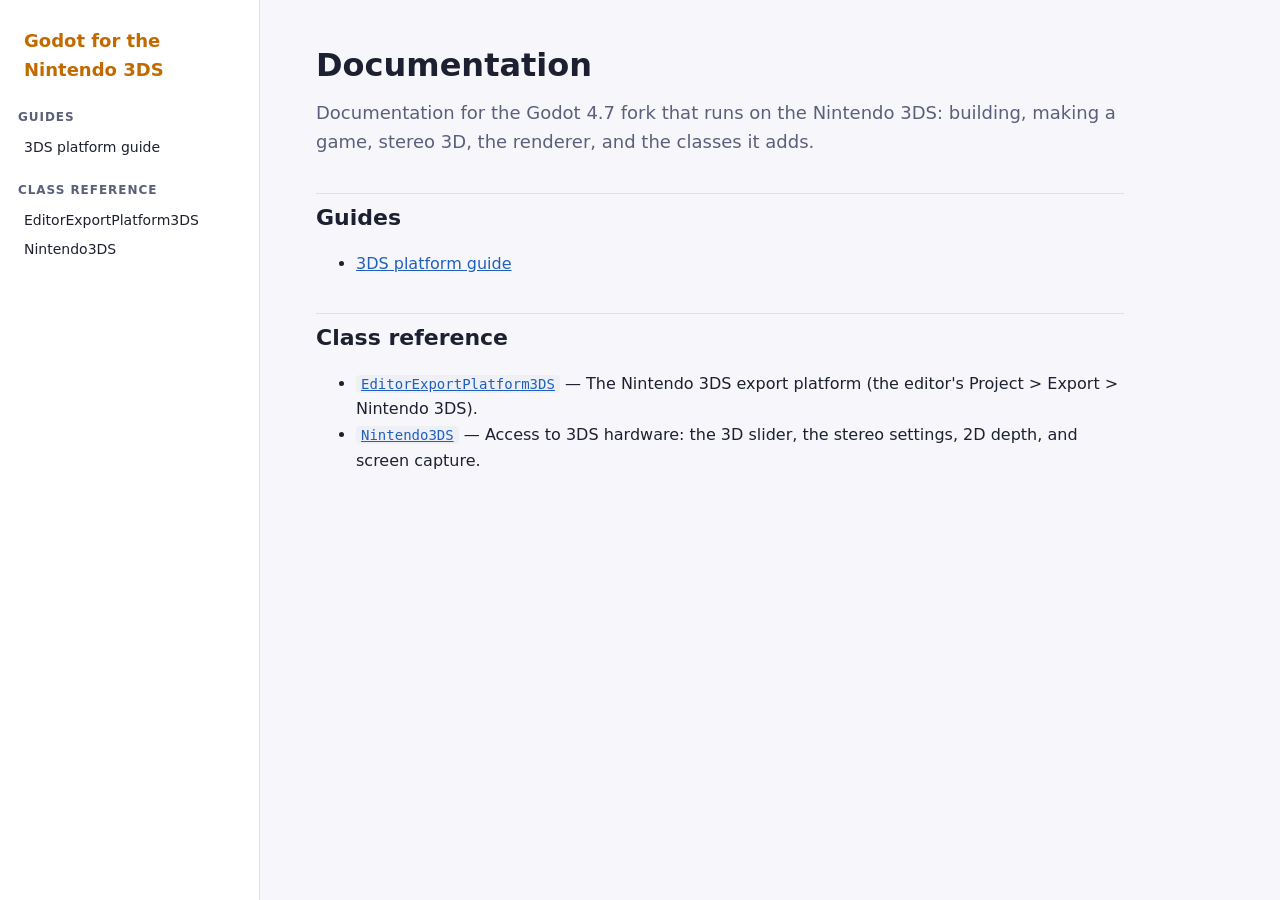
<file: docs/index.html>
<!doctype html>
<html lang="en"><head><meta charset="utf-8"><meta name="viewport" content="width=device-width, initial-scale=1"><title>Documentation - Godot for the Nintendo 3DS</title><link rel="stylesheet" href="style.css"></head>
<body><div class="layout"><nav><a class="brand" href="index.html">Godot for the Nintendo 3DS</a><h3>Guides</h3><a href="guide.html">3DS platform guide</a><h3>Class reference</h3><a href="EditorExportPlatform3DS.html">EditorExportPlatform3DS</a><a href="Nintendo3DS.html">Nintendo3DS</a></nav><main><h1>Documentation</h1><p class="lede">Documentation for the Godot 4.7 fork that runs on the Nintendo 3DS: building, making a game, stereo 3D, the renderer, and the classes it adds.</p><h2>Guides</h2><ul><li><a href="guide.html">3DS platform guide</a></li></ul><h2>Class reference</h2><ul><li><a href="EditorExportPlatform3DS.html"><code>EditorExportPlatform3DS</code></a> &mdash; The Nintendo 3DS export platform (the editor's Project &gt; Export &gt; Nintendo 3DS).</li><li><a href="Nintendo3DS.html"><code>Nintendo3DS</code></a> &mdash; Access to 3DS hardware: the 3D slider, the stereo settings, 2D depth, and screen capture.</li></ul></main></div></body></html>
</file>
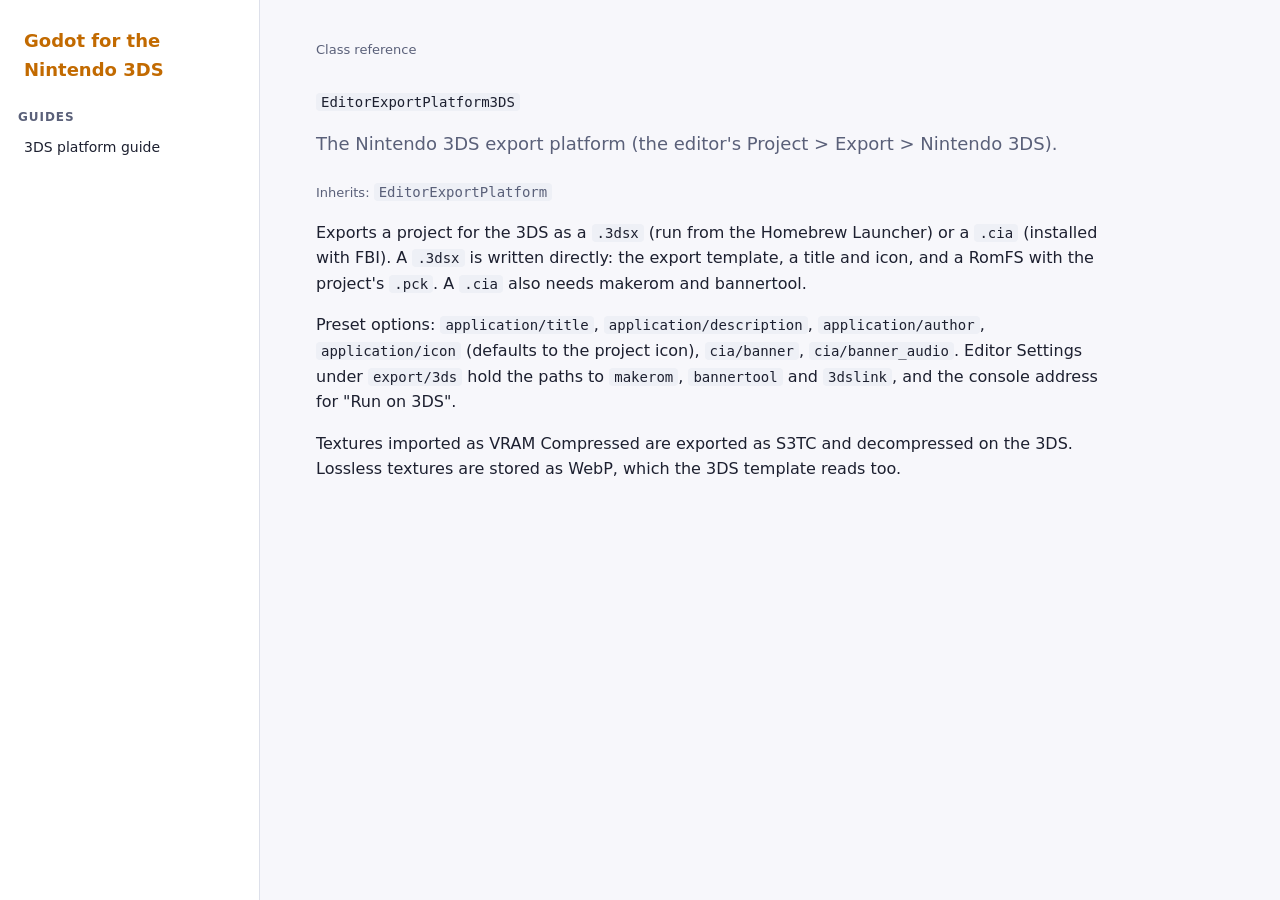
<file: docs/EditorExportPlatform3DS.html>
<!doctype html>
<html lang="en"><head><meta charset="utf-8"><meta name="viewport" content="width=device-width, initial-scale=1"><title>EditorExportPlatform3DS - Godot for the Nintendo 3DS</title><link rel="stylesheet" href="style.css"></head>
<body><div class="layout"><nav><a class="brand" href="index.html">Godot for the Nintendo 3DS</a><h3>Guides</h3><a href="guide.html">3DS platform guide</a></nav><main><div class="crumbs">Class reference</div><h1><code>EditorExportPlatform3DS</code></h1><p class="lede">The Nintendo 3DS export platform (the editor's Project &gt; Export &gt; Nintendo 3DS).</p><p class="crumbs">Inherits: <code>EditorExportPlatform</code></p><p>Exports a project for the 3DS as a <code>.3dsx</code> (run from the Homebrew Launcher) or a <code>.cia</code> (installed with FBI). A <code>.3dsx</code> is written directly: the export template, a title and icon, and a RomFS with the project's <code>.pck</code>. A <code>.cia</code> also needs makerom and bannertool.</p><p>Preset options: <code>application/title</code>, <code>application/description</code>, <code>application/author</code>, <code>application/icon</code> (defaults to the project icon), <code>cia/banner</code>, <code>cia/banner_audio</code>. Editor Settings under <code>export/3ds</code> hold the paths to <code>makerom</code>, <code>bannertool</code> and <code>3dslink</code>, and the console address for "Run on 3DS".</p><p>Textures imported as VRAM Compressed are exported as S3TC and decompressed on the 3DS. Lossless textures are stored as WebP, which the 3DS template reads too.</p></main></div></body></html>
</file>
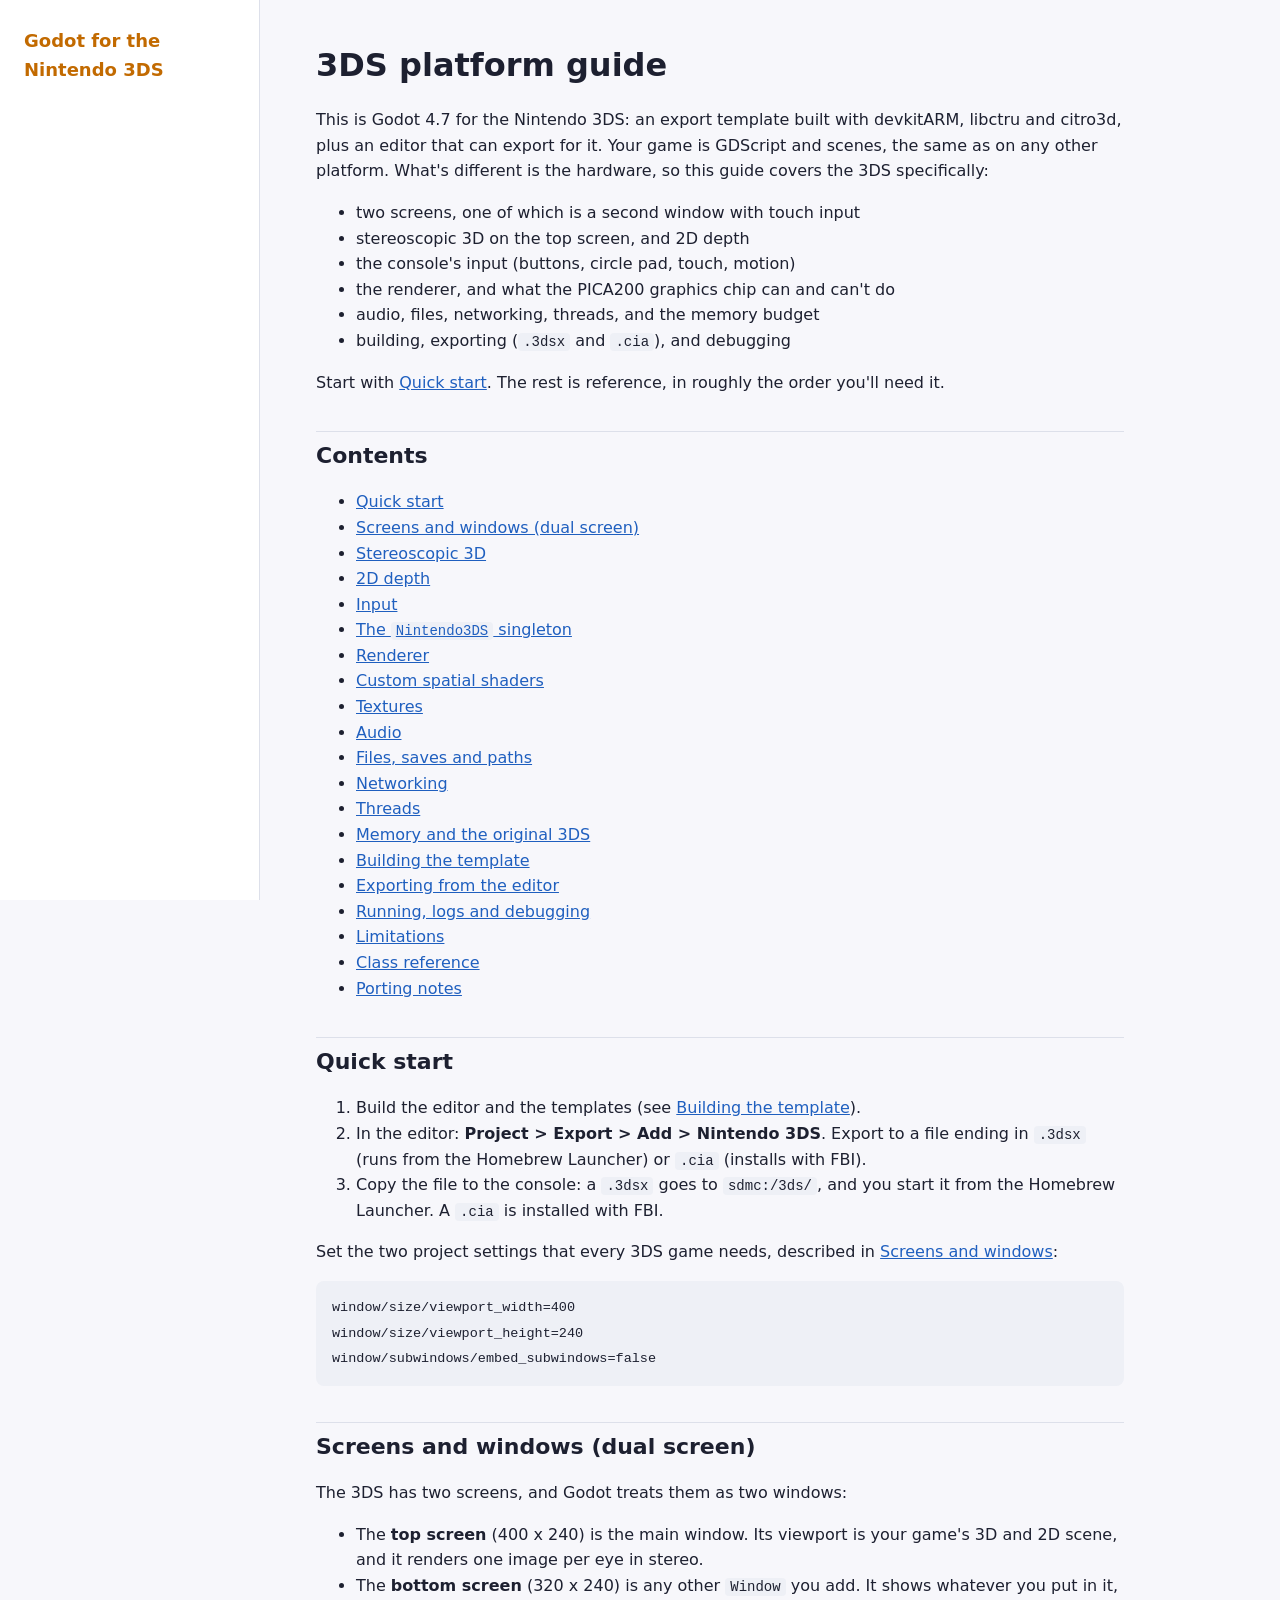
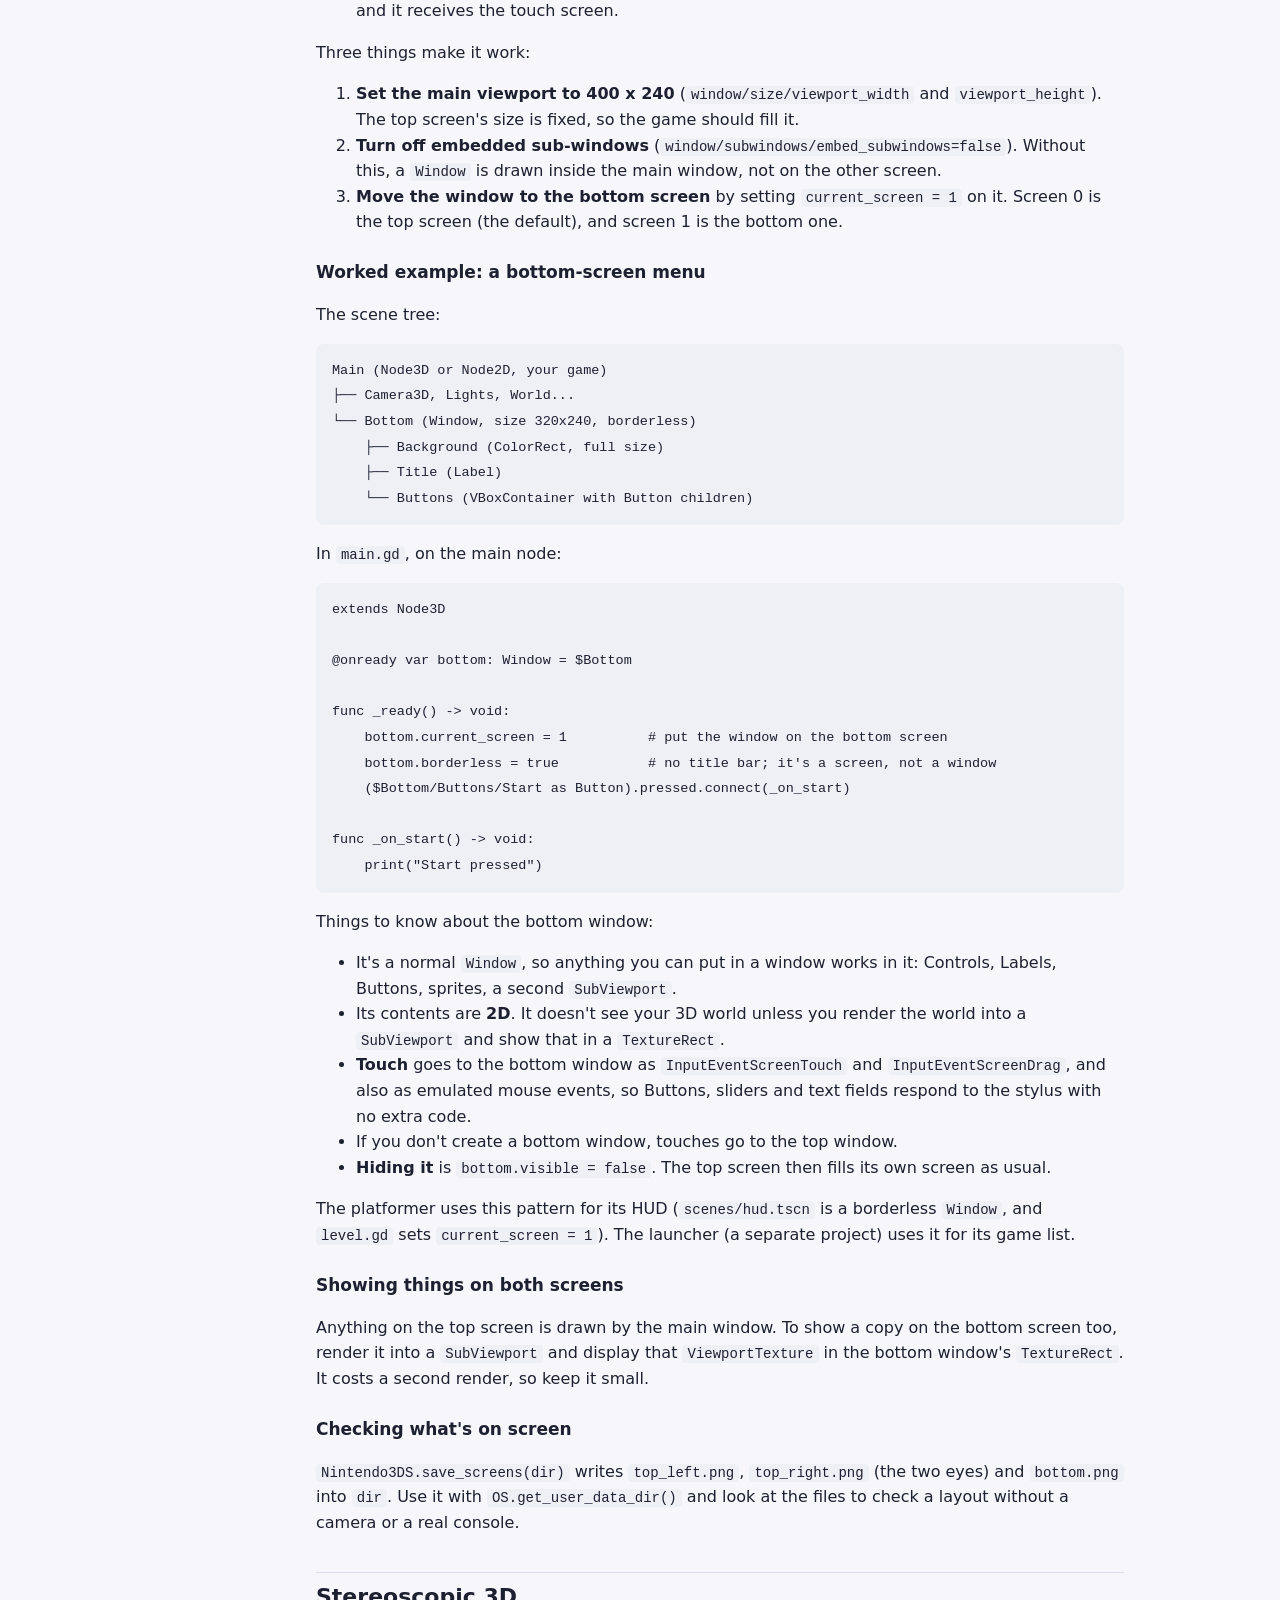
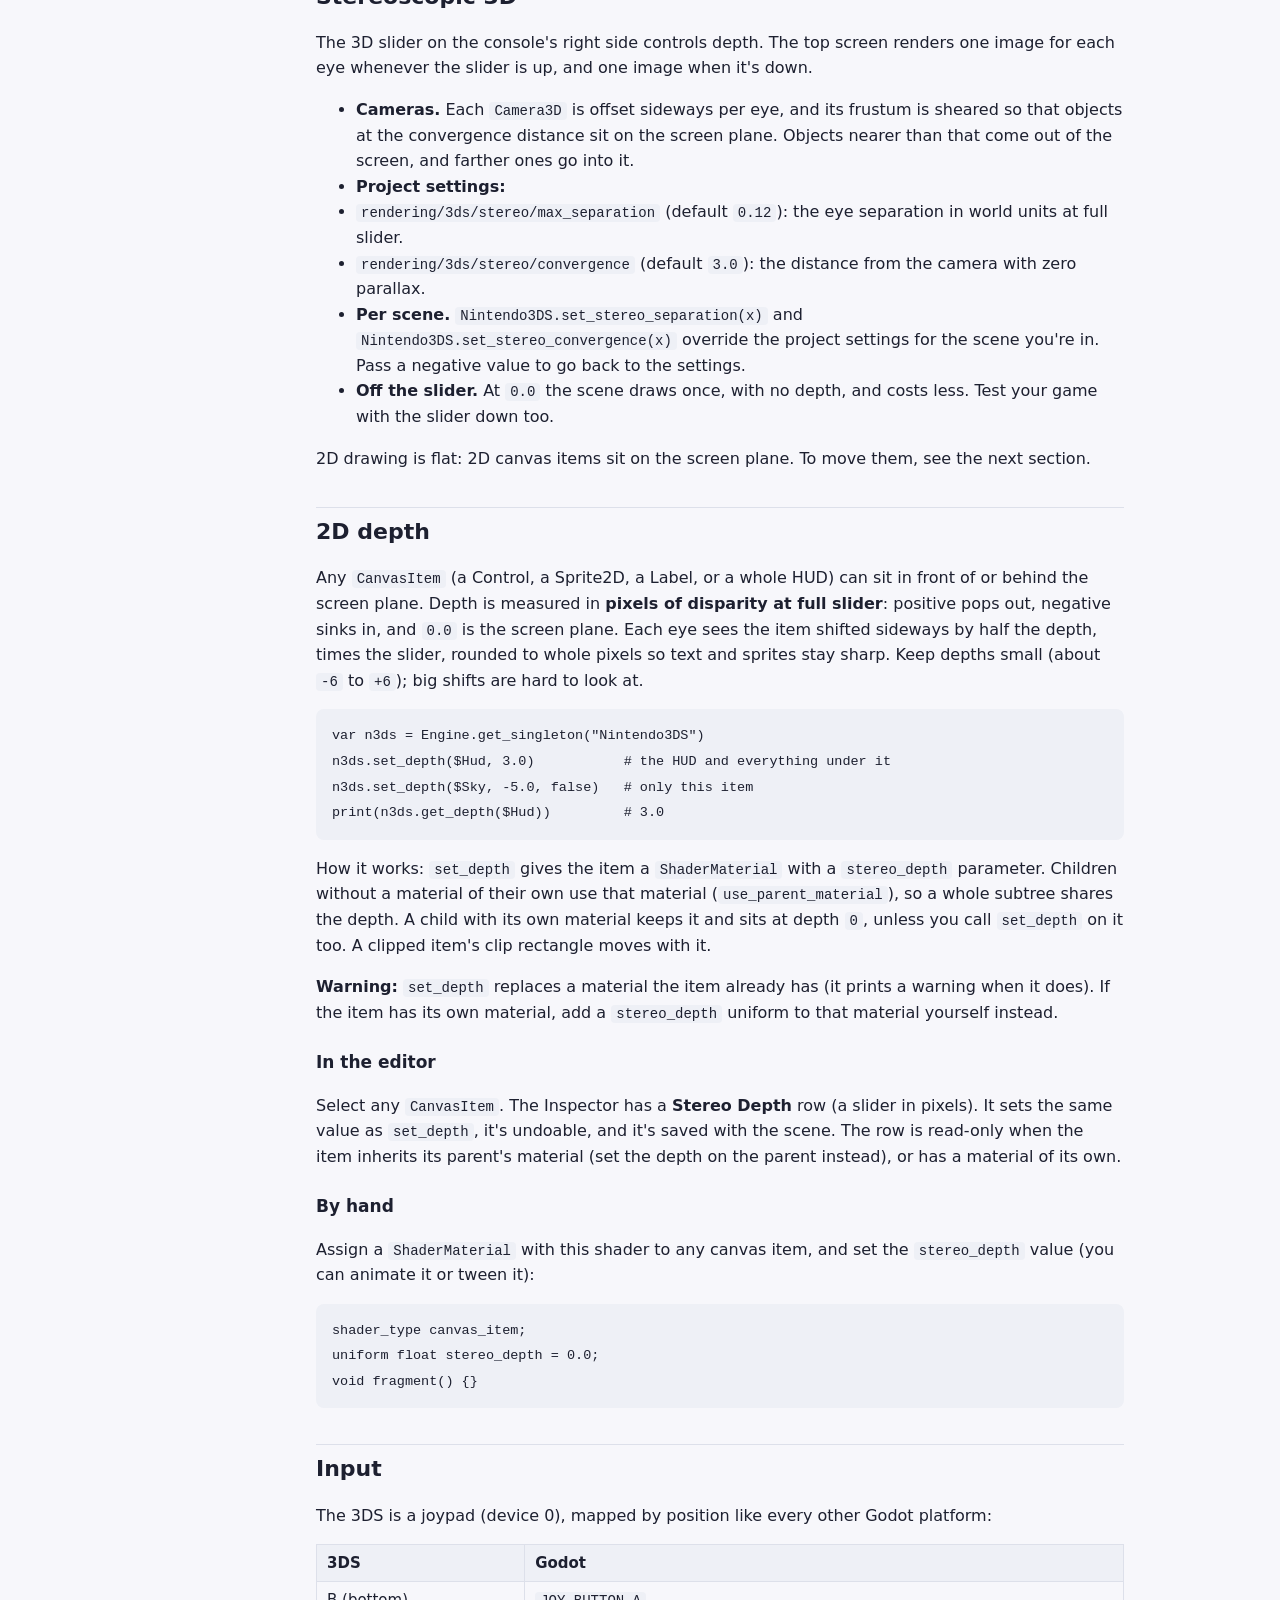
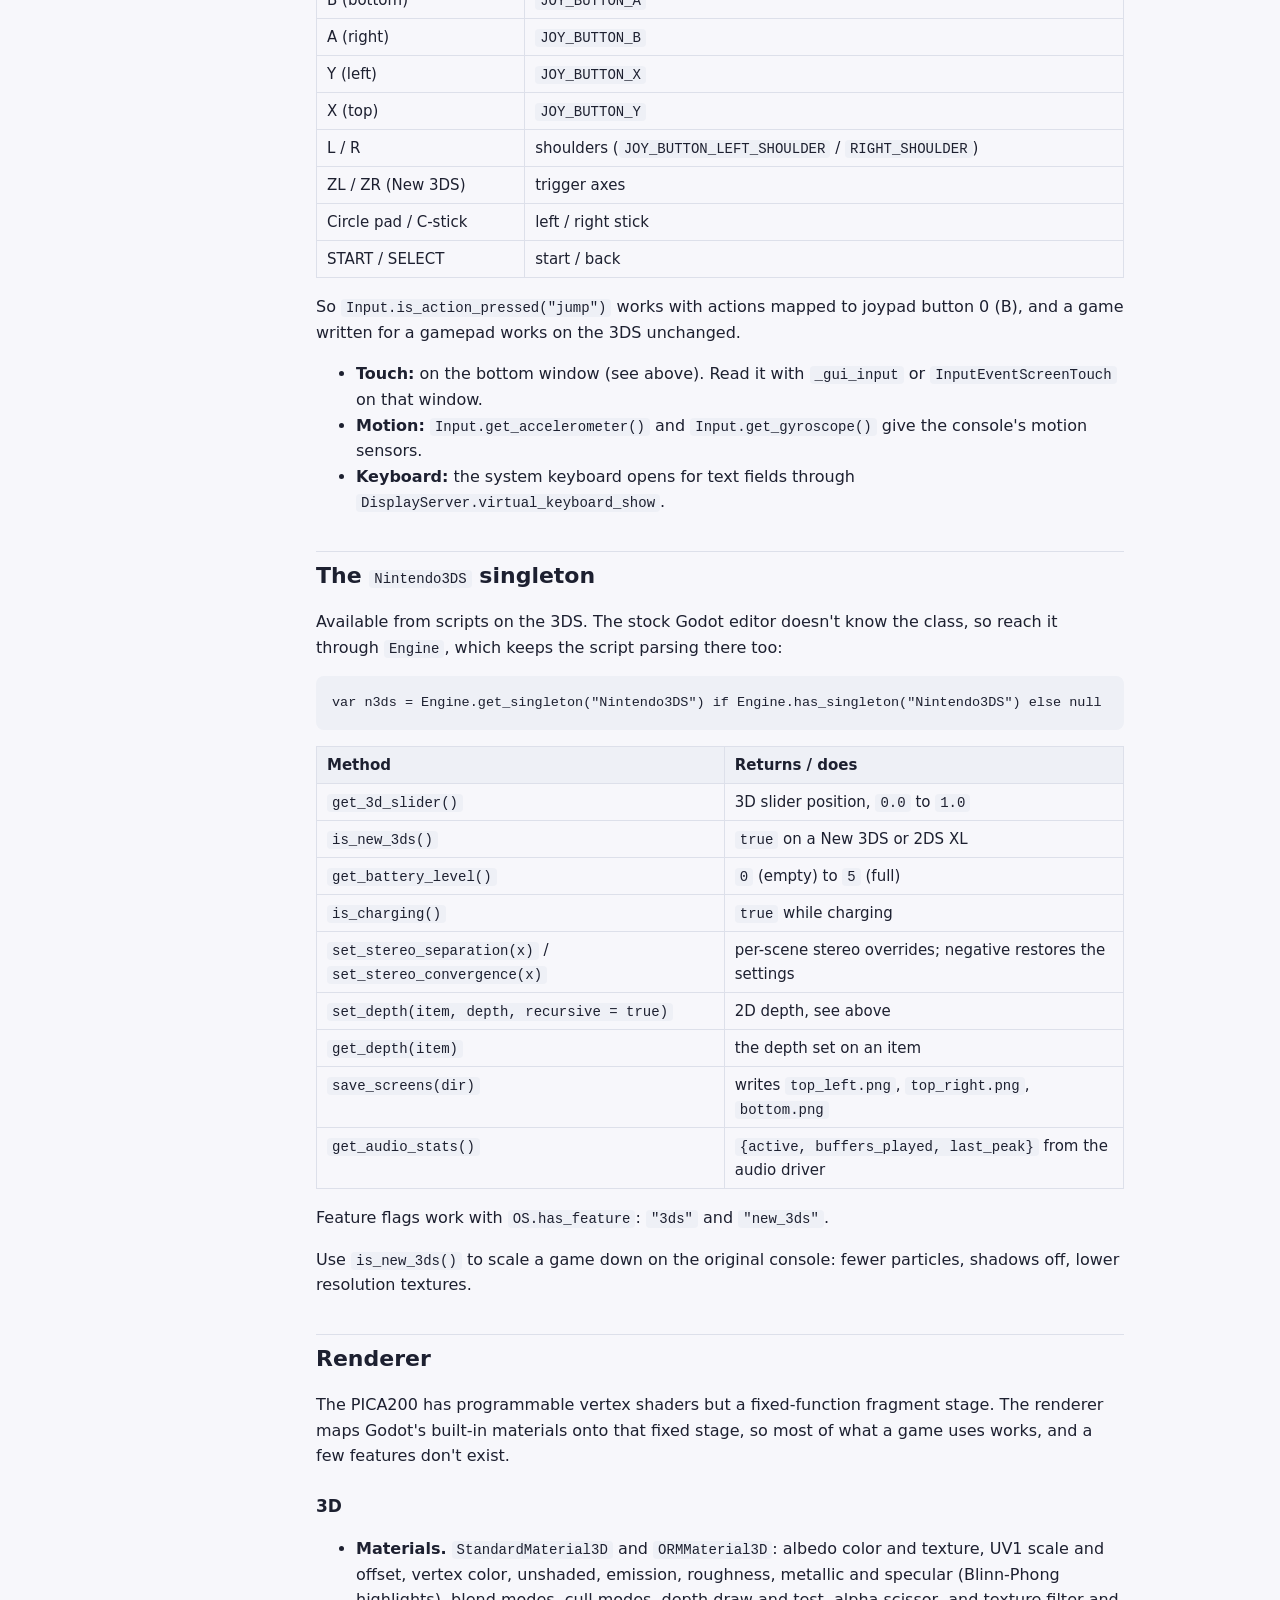
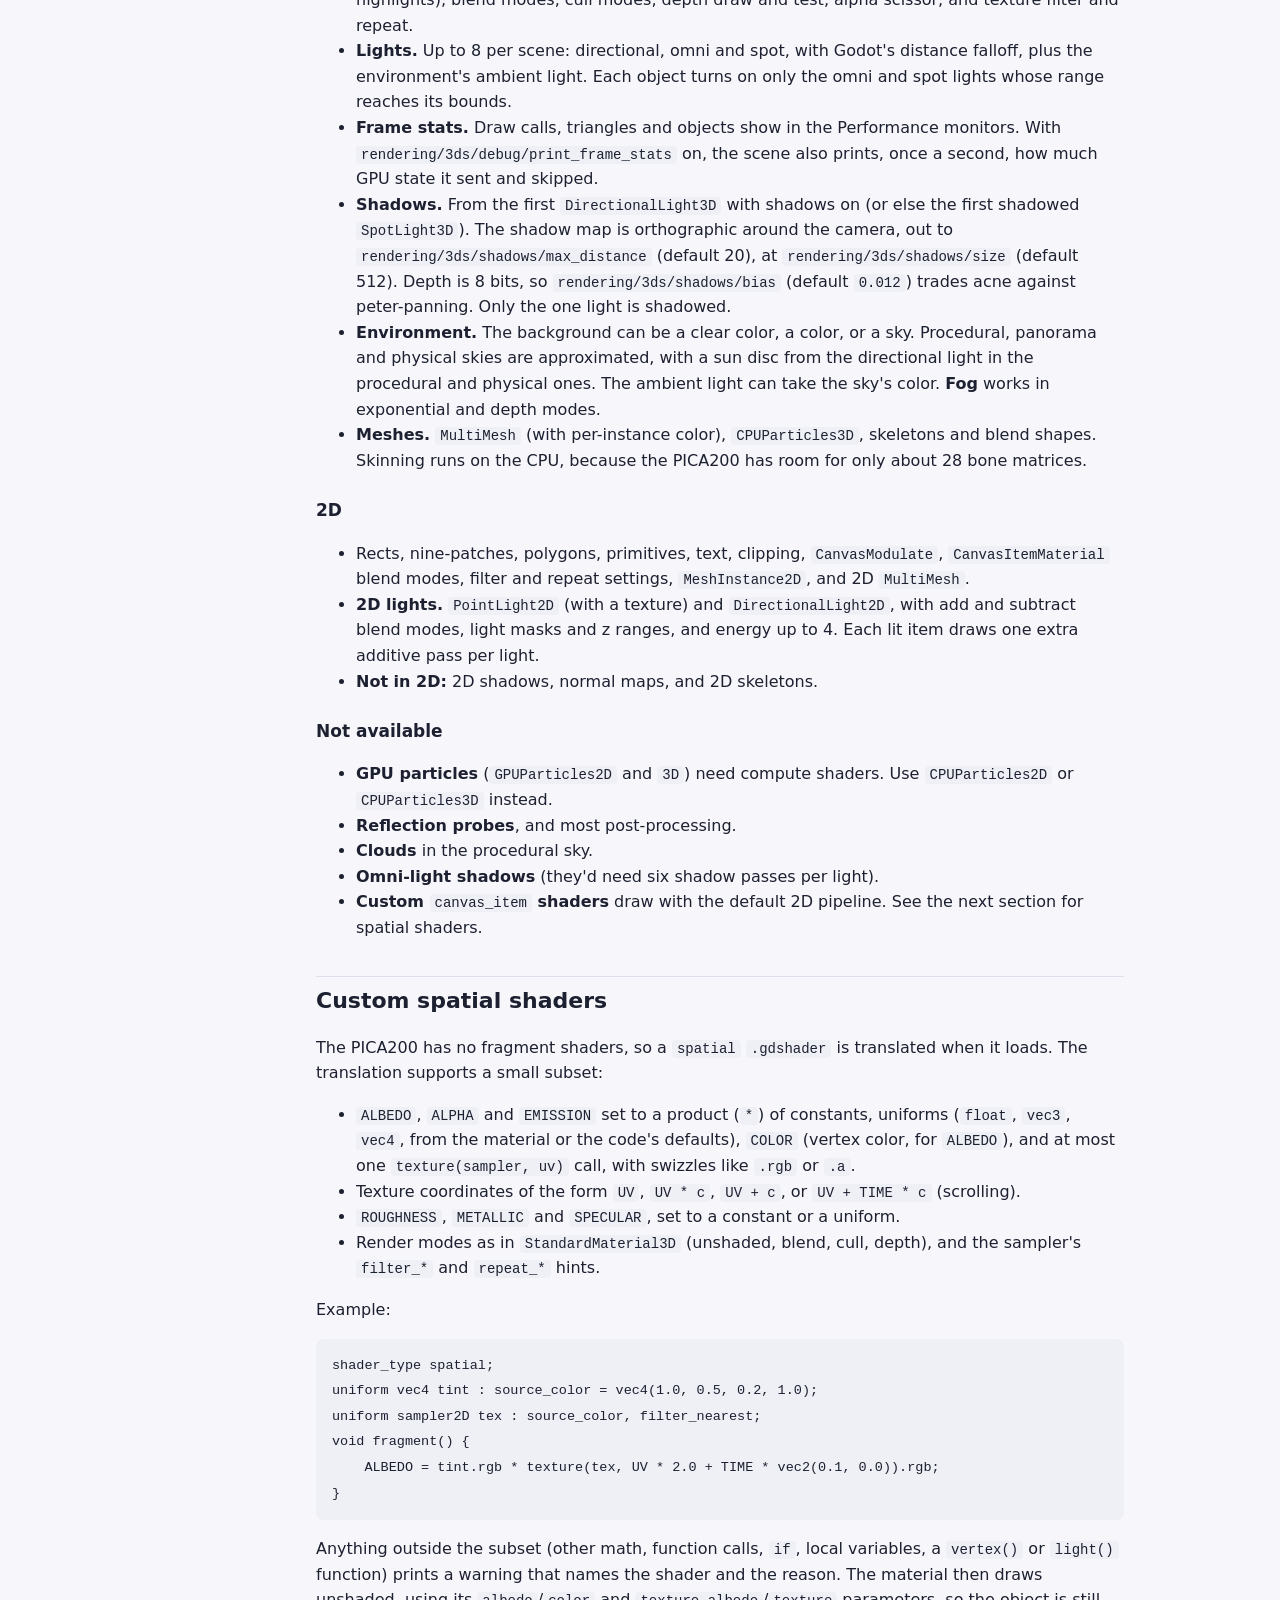
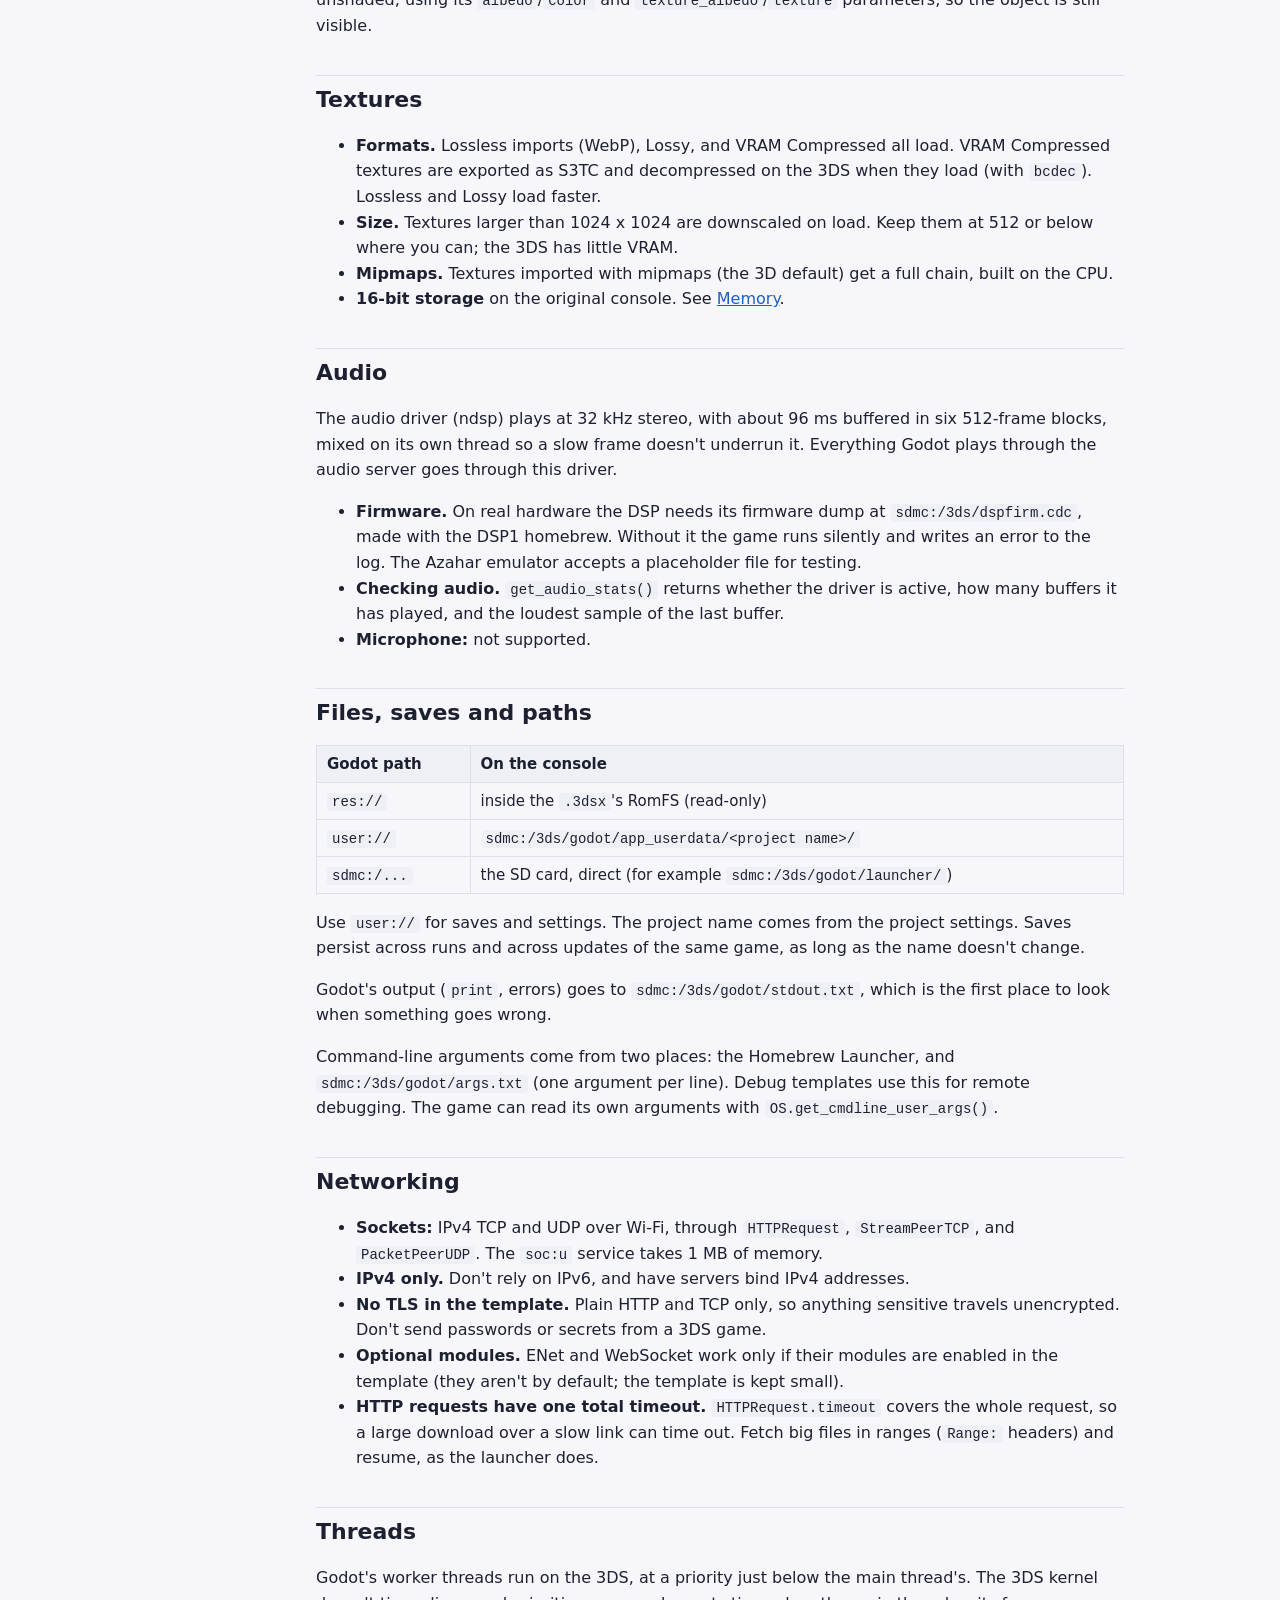
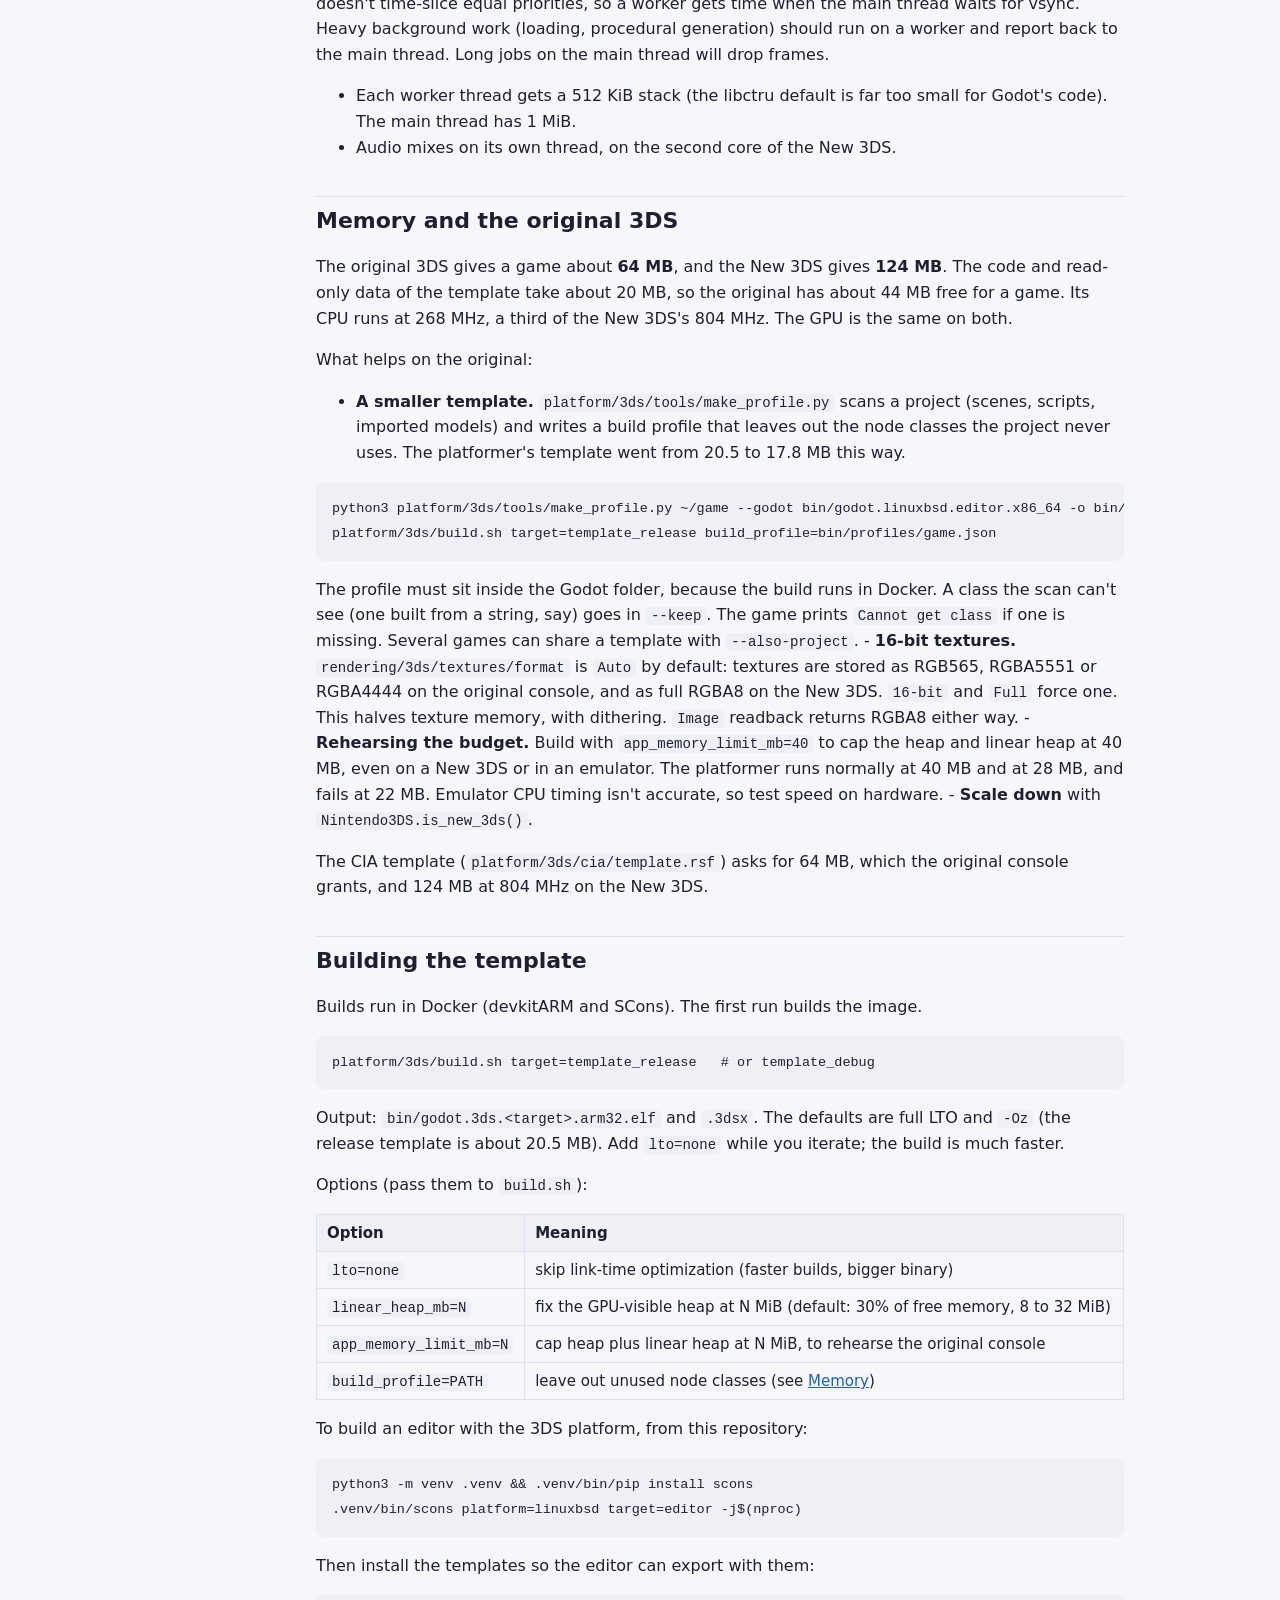
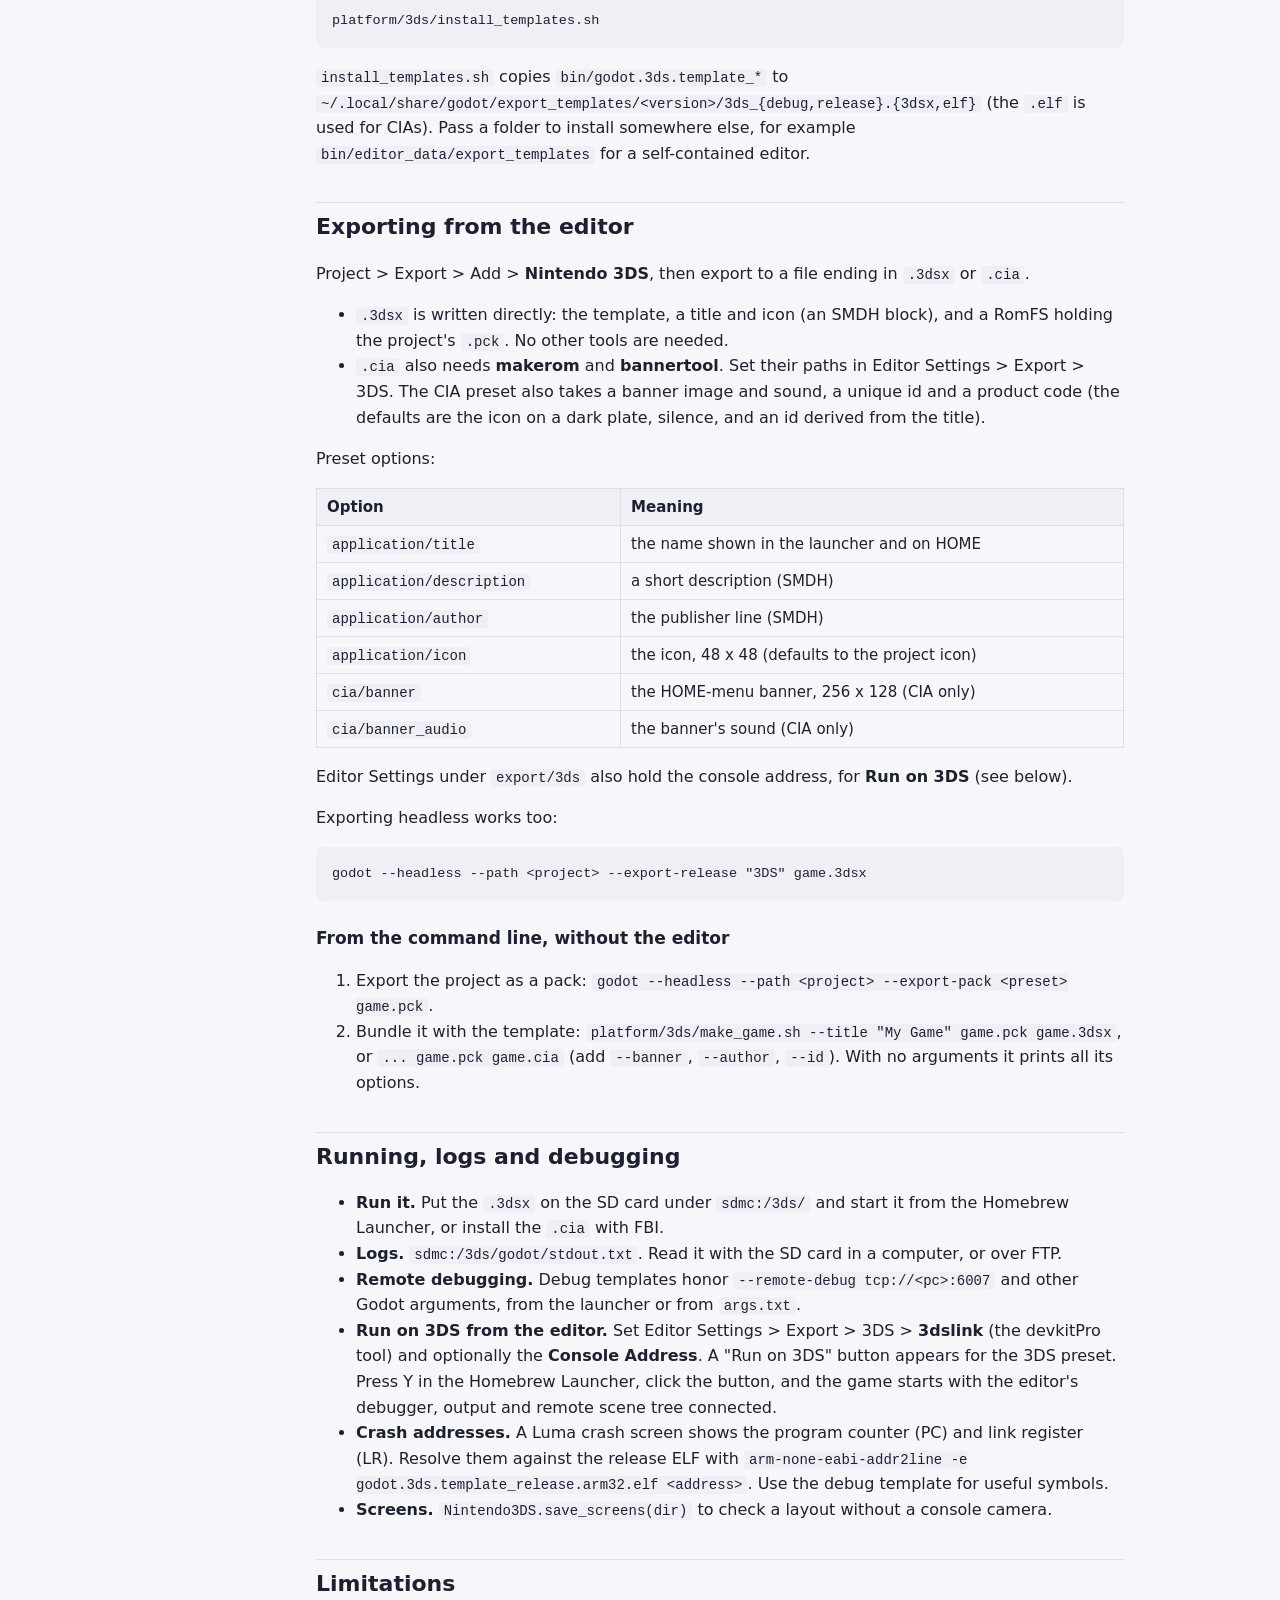
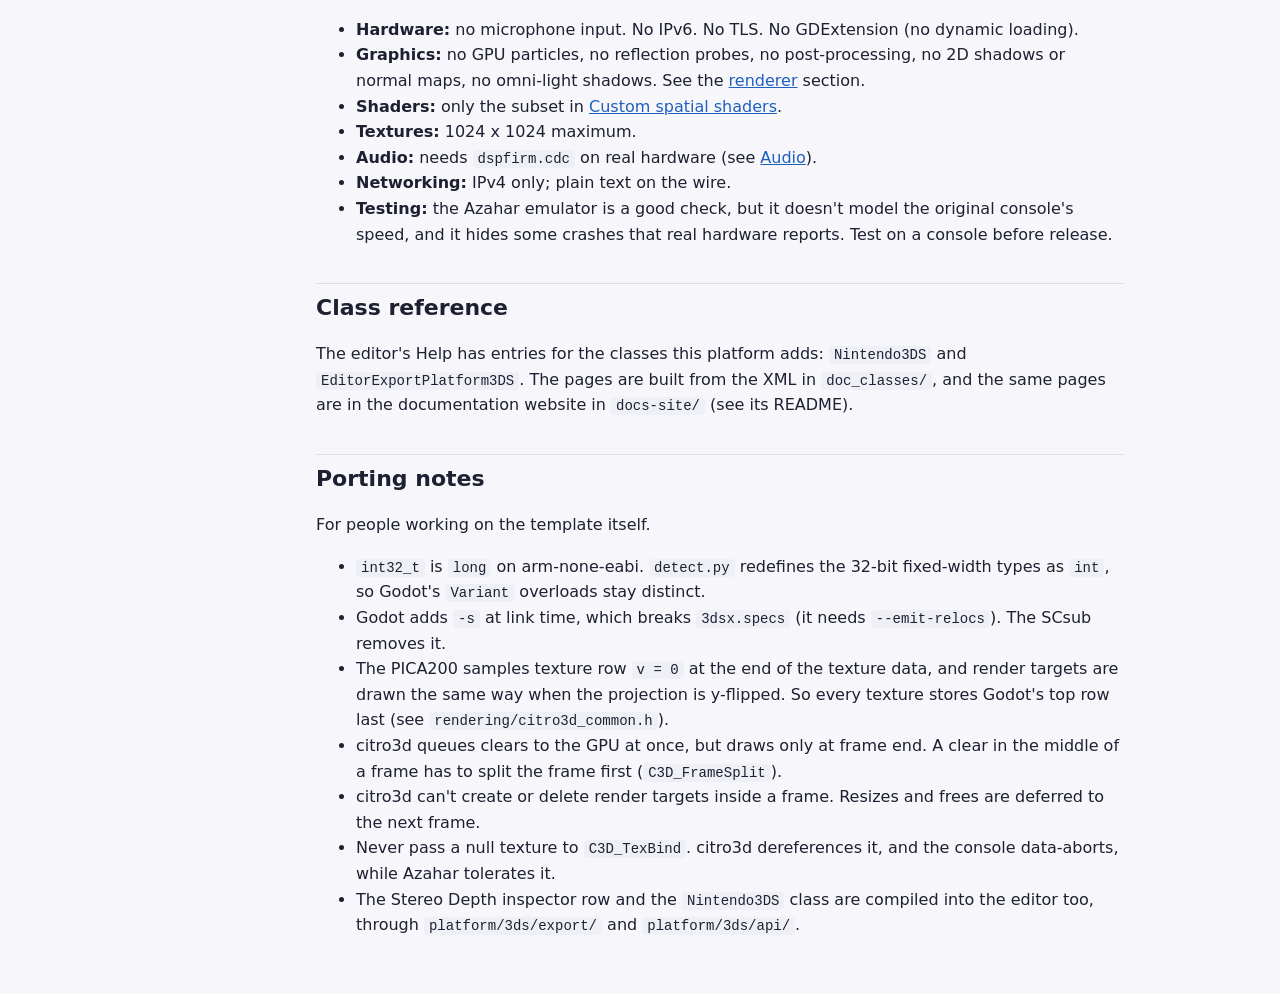
<file: docs/guide.html>
<!doctype html>
<html lang="en"><head><meta charset="utf-8"><meta name="viewport" content="width=device-width, initial-scale=1"><title>3DS platform guide - Godot for the Nintendo 3DS</title><link rel="stylesheet" href="style.css"></head>
<body><div class="layout"><nav><a class="brand" href="index.html">Godot for the Nintendo 3DS</a></nav><main><h1>3DS platform guide</h1><p>This is Godot 4.7 for the Nintendo 3DS: an export template built with
devkitARM, libctru and citro3d, plus an editor that can export for it. Your
game is GDScript and scenes, the same as on any other platform. What's
different is the hardware, so this guide covers the 3DS specifically:</p>
<ul>
<li>two screens, one of which is a second window with touch input</li>
<li>stereoscopic 3D on the top screen, and 2D depth</li>
<li>the console's input (buttons, circle pad, touch, motion)</li>
<li>the renderer, and what the PICA200 graphics chip can and can't do</li>
<li>audio, files, networking, threads, and the memory budget</li>
<li>building, exporting (<code>.3dsx</code> and <code>.cia</code>), and debugging</li>
</ul>
<p>Start with <a href="#quick-start">Quick start</a>. The rest is reference, in roughly the
order you'll need it.</p>
<h2 id="contents">Contents</h2>
<ul>
<li><a href="#quick-start">Quick start</a></li>
<li><a href="#screens-and-windows-dual-screen">Screens and windows (dual screen)</a></li>
<li><a href="#stereoscopic-3d">Stereoscopic 3D</a></li>
<li><a href="#2d-depth">2D depth</a></li>
<li><a href="#input">Input</a></li>
<li><a href="#the-nintendo3ds-singleton">The <code>Nintendo3DS</code> singleton</a></li>
<li><a href="#renderer">Renderer</a></li>
<li><a href="#custom-spatial-shaders">Custom spatial shaders</a></li>
<li><a href="#textures">Textures</a></li>
<li><a href="#audio">Audio</a></li>
<li><a href="#files-saves-and-paths">Files, saves and paths</a></li>
<li><a href="#networking">Networking</a></li>
<li><a href="#threads">Threads</a></li>
<li><a href="#memory-and-the-original-3ds">Memory and the original 3DS</a></li>
<li><a href="#building-the-template">Building the template</a></li>
<li><a href="#exporting-from-the-editor">Exporting from the editor</a></li>
<li><a href="#running-logs-and-debugging">Running, logs and debugging</a></li>
<li><a href="#limitations">Limitations</a></li>
<li><a href="#class-reference">Class reference</a></li>
<li><a href="#porting-notes">Porting notes</a></li>
</ul>
<h2 id="quick-start">Quick start</h2>
<ol>
<li>Build the editor and the templates (see <a href="#building-the-template">Building the template</a>).</li>
<li>In the editor: <strong>Project &gt; Export &gt; Add &gt; Nintendo 3DS</strong>. Export to a file
   ending in <code>.3dsx</code> (runs from the Homebrew Launcher) or <code>.cia</code> (installs with FBI).</li>
<li>Copy the file to the console: a <code>.3dsx</code> goes to <code>sdmc:/3ds/</code>, and you start
   it from the Homebrew Launcher. A <code>.cia</code> is installed with FBI.</li>
</ol>
<p>Set the two project settings that every 3DS game needs, described in
<a href="#screens-and-windows-dual-screen">Screens and windows</a>:</p>
<pre><code>window/size/viewport_width=400
window/size/viewport_height=240
window/subwindows/embed_subwindows=false
</code></pre>
<h2 id="screens-and-windows-dual-screen">Screens and windows (dual screen)</h2>
<p>The 3DS has two screens, and Godot treats them as two windows:</p>
<ul>
<li>The <strong>top screen</strong> (400 x 240) is the main window. Its viewport is your
  game's 3D and 2D scene, and it renders one image per eye in stereo.</li>
<li>The <strong>bottom screen</strong> (320 x 240) is any other <code>Window</code> you add. It shows
  whatever you put in it, and it receives the touch screen.</li>
</ul>
<p>Three things make it work:</p>
<ol>
<li><strong>Set the main viewport to 400 x 240</strong> (<code>window/size/viewport_width</code> and
   <code>viewport_height</code>). The top screen's size is fixed, so the game should fill
   it.</li>
<li><strong>Turn off embedded sub-windows</strong> (<code>window/subwindows/embed_subwindows=false</code>).
   Without this, a <code>Window</code> is drawn inside the main window, not on the
   other screen.</li>
<li><strong>Move the window to the bottom screen</strong> by setting <code>current_screen = 1</code> on it.
   Screen 0 is the top screen (the default), and screen 1 is the bottom one.</li>
</ol>
<h3 id="worked-example-a-bottom-screen-menu">Worked example: a bottom-screen menu</h3>
<p>The scene tree:</p>
<pre><code>Main (Node3D or Node2D, your game)
├── Camera3D, Lights, World...
└── Bottom (Window, size 320x240, borderless)
    ├── Background (ColorRect, full size)
    ├── Title (Label)
    └── Buttons (VBoxContainer with Button children)
</code></pre>
<p>In <code>main.gd</code>, on the main node:</p>
<pre><code class="language-gdscript">extends Node3D

@onready var bottom: Window = $Bottom

func _ready() -&gt; void:
    bottom.current_screen = 1          # put the window on the bottom screen
    bottom.borderless = true           # no title bar; it's a screen, not a window
    ($Bottom/Buttons/Start as Button).pressed.connect(_on_start)

func _on_start() -&gt; void:
    print(&quot;Start pressed&quot;)
</code></pre>
<p>Things to know about the bottom window:</p>
<ul>
<li>It's a normal <code>Window</code>, so anything you can put in a window works in it:
  Controls, Labels, Buttons, sprites, a second <code>SubViewport</code>.</li>
<li>Its contents are <strong>2D</strong>. It doesn't see your 3D world unless you render the
  world into a <code>SubViewport</code> and show that in a <code>TextureRect</code>.</li>
<li><strong>Touch</strong> goes to the bottom window as <code>InputEventScreenTouch</code> and
  <code>InputEventScreenDrag</code>, and also as emulated mouse events, so Buttons,
  sliders and text fields respond to the stylus with no extra code.</li>
<li>If you don't create a bottom window, touches go to the top window.</li>
<li><strong>Hiding it</strong> is <code>bottom.visible = false</code>. The top screen then fills its own
  screen as usual.</li>
</ul>
<p>The platformer uses this pattern for its HUD (<code>scenes/hud.tscn</code> is a
borderless <code>Window</code>, and <code>level.gd</code> sets <code>current_screen = 1</code>). The launcher
(a separate project) uses it for its game list.</p>
<h3 id="showing-things-on-both-screens">Showing things on both screens</h3>
<p>Anything on the top screen is drawn by the main window. To show a copy on the
bottom screen too, render it into a <code>SubViewport</code> and display that
<code>ViewportTexture</code> in the bottom window's <code>TextureRect</code>. It costs a second
render, so keep it small.</p>
<h3 id="checking-whats-on-screen">Checking what's on screen</h3>
<p><code>Nintendo3DS.save_screens(dir)</code> writes <code>top_left.png</code>, <code>top_right.png</code> (the two
eyes) and <code>bottom.png</code> into <code>dir</code>. Use it with <code>OS.get_user_data_dir()</code> and
look at the files to check a layout without a camera or a real console.</p>
<h2 id="stereoscopic-3d">Stereoscopic 3D</h2>
<p>The 3D slider on the console's right side controls depth. The top screen
renders one image for each eye whenever the slider is up, and one image when
it's down.</p>
<ul>
<li><strong>Cameras.</strong> Each <code>Camera3D</code> is offset sideways per eye, and its frustum is
  sheared so that objects at the convergence distance sit on the screen
  plane. Objects nearer than that come out of the screen, and farther ones
  go into it.</li>
<li><strong>Project settings:</strong></li>
<li><code>rendering/3ds/stereo/max_separation</code> (default <code>0.12</code>): the eye separation
    in world units at full slider.</li>
<li><code>rendering/3ds/stereo/convergence</code> (default <code>3.0</code>): the distance from the
    camera with zero parallax.</li>
<li><strong>Per scene.</strong> <code>Nintendo3DS.set_stereo_separation(x)</code> and
  <code>Nintendo3DS.set_stereo_convergence(x)</code> override the project settings for
  the scene you're in. Pass a negative value to go back to the settings.</li>
<li><strong>Off the slider.</strong> At <code>0.0</code> the scene draws once, with no depth, and costs
  less. Test your game with the slider down too.</li>
</ul>
<p>2D drawing is flat: 2D canvas items sit on the screen plane. To move them,
see the next section.</p>
<h2 id="2d-depth">2D depth</h2>
<p>Any <code>CanvasItem</code> (a Control, a Sprite2D, a Label, or a whole HUD) can sit in
front of or behind the screen plane. Depth is measured in <strong>pixels of
disparity at full slider</strong>: positive pops out, negative sinks in, and <code>0.0</code> is
the screen plane. Each eye sees the item shifted sideways by half the depth,
times the slider, rounded to whole pixels so text and sprites stay sharp. Keep
depths small (about <code>-6</code> to <code>+6</code>); big shifts are hard to look at.</p>
<pre><code class="language-gdscript">var n3ds = Engine.get_singleton(&quot;Nintendo3DS&quot;)
n3ds.set_depth($Hud, 3.0)           # the HUD and everything under it
n3ds.set_depth($Sky, -5.0, false)   # only this item
print(n3ds.get_depth($Hud))         # 3.0
</code></pre>
<p>How it works: <code>set_depth</code> gives the item a <code>ShaderMaterial</code> with a
<code>stereo_depth</code> parameter. Children without a material of their own use that
material (<code>use_parent_material</code>), so a whole subtree shares the depth. A child
with its own material keeps it and sits at depth <code>0</code>, unless you call
<code>set_depth</code> on it too. A clipped item's clip rectangle moves with it.</p>
<p><strong>Warning:</strong> <code>set_depth</code> replaces a material the item already has (it prints a
warning when it does). If the item has its own material, add a
<code>stereo_depth</code> uniform to that material yourself instead.</p>
<h3 id="in-the-editor">In the editor</h3>
<p>Select any <code>CanvasItem</code>. The Inspector has a <strong>Stereo Depth</strong> row (a slider in
pixels). It sets the same value as <code>set_depth</code>, it's undoable, and it's saved
with the scene. The row is read-only when the item inherits its parent's
material (set the depth on the parent instead), or has a material of its own.</p>
<h3 id="by-hand">By hand</h3>
<p>Assign a <code>ShaderMaterial</code> with this shader to any canvas item, and set the
<code>stereo_depth</code> value (you can animate it or tween it):</p>
<pre><code class="language-glsl">shader_type canvas_item;
uniform float stereo_depth = 0.0;
void fragment() {}
</code></pre>
<h2 id="input">Input</h2>
<p>The 3DS is a joypad (device 0), mapped by position like every other Godot
platform:</p>
<table>
<thead>
<tr>
<th>3DS</th>
<th>Godot</th>
</tr>
</thead>
<tbody>
<tr>
<td>B (bottom)</td>
<td><code>JOY_BUTTON_A</code></td>
</tr>
<tr>
<td>A (right)</td>
<td><code>JOY_BUTTON_B</code></td>
</tr>
<tr>
<td>Y (left)</td>
<td><code>JOY_BUTTON_X</code></td>
</tr>
<tr>
<td>X (top)</td>
<td><code>JOY_BUTTON_Y</code></td>
</tr>
<tr>
<td>L / R</td>
<td>shoulders (<code>JOY_BUTTON_LEFT_SHOULDER</code> / <code>RIGHT_SHOULDER</code>)</td>
</tr>
<tr>
<td>ZL / ZR (New 3DS)</td>
<td>trigger axes</td>
</tr>
<tr>
<td>Circle pad / C-stick</td>
<td>left / right stick</td>
</tr>
<tr>
<td>START / SELECT</td>
<td>start / back</td>
</tr>
</tbody>
</table>
<p>So <code>Input.is_action_pressed("jump")</code> works with actions mapped to joypad
button 0 (B), and a game written for a gamepad works on the 3DS unchanged.</p>
<ul>
<li><strong>Touch:</strong> on the bottom window (see above). Read it with <code>_gui_input</code> or
  <code>InputEventScreenTouch</code> on that window.</li>
<li><strong>Motion:</strong> <code>Input.get_accelerometer()</code> and <code>Input.get_gyroscope()</code> give the
  console's motion sensors.</li>
<li><strong>Keyboard:</strong> the system keyboard opens for text fields through
  <code>DisplayServer.virtual_keyboard_show</code>.</li>
</ul>
<h2 id="the-nintendo3ds-singleton">The <code>Nintendo3DS</code> singleton</h2>
<p>Available from scripts on the 3DS. The stock Godot editor doesn't know the
class, so reach it through <code>Engine</code>, which keeps the script parsing there too:</p>
<pre><code class="language-gdscript">var n3ds = Engine.get_singleton(&quot;Nintendo3DS&quot;) if Engine.has_singleton(&quot;Nintendo3DS&quot;) else null
</code></pre>
<table>
<thead>
<tr>
<th>Method</th>
<th>Returns / does</th>
</tr>
</thead>
<tbody>
<tr>
<td><code>get_3d_slider()</code></td>
<td>3D slider position, <code>0.0</code> to <code>1.0</code></td>
</tr>
<tr>
<td><code>is_new_3ds()</code></td>
<td><code>true</code> on a New 3DS or 2DS XL</td>
</tr>
<tr>
<td><code>get_battery_level()</code></td>
<td><code>0</code> (empty) to <code>5</code> (full)</td>
</tr>
<tr>
<td><code>is_charging()</code></td>
<td><code>true</code> while charging</td>
</tr>
<tr>
<td><code>set_stereo_separation(x)</code> / <code>set_stereo_convergence(x)</code></td>
<td>per-scene stereo overrides; negative restores the settings</td>
</tr>
<tr>
<td><code>set_depth(item, depth, recursive = true)</code></td>
<td>2D depth, see above</td>
</tr>
<tr>
<td><code>get_depth(item)</code></td>
<td>the depth set on an item</td>
</tr>
<tr>
<td><code>save_screens(dir)</code></td>
<td>writes <code>top_left.png</code>, <code>top_right.png</code>, <code>bottom.png</code></td>
</tr>
<tr>
<td><code>get_audio_stats()</code></td>
<td><code>{active, buffers_played, last_peak}</code> from the audio driver</td>
</tr>
</tbody>
</table>
<p>Feature flags work with <code>OS.has_feature</code>: <code>"3ds"</code> and <code>"new_3ds"</code>.</p>
<p>Use <code>is_new_3ds()</code> to scale a game down on the original console: fewer
particles, shadows off, lower resolution textures.</p>
<h2 id="renderer">Renderer</h2>
<p>The PICA200 has programmable vertex shaders but a fixed-function fragment
stage. The renderer maps Godot's built-in materials onto that fixed stage, so
most of what a game uses works, and a few features don't exist.</p>
<h3 id="3d">3D</h3>
<ul>
<li><strong>Materials.</strong> <code>StandardMaterial3D</code> and <code>ORMMaterial3D</code>: albedo color and
  texture, UV1 scale and offset, vertex color, unshaded, emission,
  roughness, metallic and specular (Blinn-Phong highlights), blend modes,
  cull modes, depth draw and test, alpha scissor, and texture filter and
  repeat.</li>
<li><strong>Lights.</strong> Up to 8 per scene: directional, omni and spot, with Godot's
  distance falloff, plus the environment's ambient light. Each object turns
  on only the omni and spot lights whose range reaches its bounds.</li>
<li><strong>Frame stats.</strong> Draw calls, triangles and objects show in the Performance
  monitors. With <code>rendering/3ds/debug/print_frame_stats</code> on, the scene also
  prints, once a second, how much GPU state it sent and skipped.</li>
<li><strong>Shadows.</strong> From the first <code>DirectionalLight3D</code> with shadows on (or else the
  first shadowed <code>SpotLight3D</code>). The shadow map is orthographic around the
  camera, out to <code>rendering/3ds/shadows/max_distance</code> (default 20), at
  <code>rendering/3ds/shadows/size</code> (default 512). Depth is 8 bits, so
  <code>rendering/3ds/shadows/bias</code> (default <code>0.012</code>) trades acne against
  peter-panning. Only the one light is shadowed.</li>
<li><strong>Environment.</strong> The background can be a clear color, a color, or a sky.
  Procedural, panorama and physical skies are approximated, with a sun disc
  from the directional light in the procedural and physical ones. The
  ambient light can take the sky's color. <strong>Fog</strong> works in exponential and
  depth modes.</li>
<li><strong>Meshes.</strong> <code>MultiMesh</code> (with per-instance color), <code>CPUParticles3D</code>,
  skeletons and blend shapes. Skinning runs on the CPU, because the PICA200
  has room for only about 28 bone matrices.</li>
</ul>
<h3 id="2d">2D</h3>
<ul>
<li>Rects, nine-patches, polygons, primitives, text, clipping, <code>CanvasModulate</code>,
  <code>CanvasItemMaterial</code> blend modes, filter and repeat settings,
  <code>MeshInstance2D</code>, and 2D <code>MultiMesh</code>.</li>
<li><strong>2D lights.</strong> <code>PointLight2D</code> (with a texture) and <code>DirectionalLight2D</code>,
  with add and subtract blend modes, light masks and z ranges, and energy up
  to 4. Each lit item draws one extra additive pass per light.</li>
<li><strong>Not in 2D:</strong> 2D shadows, normal maps, and 2D skeletons.</li>
</ul>
<h3 id="not-available">Not available</h3>
<ul>
<li><strong>GPU particles</strong> (<code>GPUParticles2D</code> and <code>3D</code>) need compute shaders. Use
  <code>CPUParticles2D</code> or <code>CPUParticles3D</code> instead.</li>
<li><strong>Reflection probes</strong>, and most post-processing.</li>
<li><strong>Clouds</strong> in the procedural sky.</li>
<li><strong>Omni-light shadows</strong> (they'd need six shadow passes per light).</li>
<li><strong>Custom <code>canvas_item</code> shaders</strong> draw with the default 2D pipeline. See the
  next section for spatial shaders.</li>
</ul>
<h2 id="custom-spatial-shaders">Custom spatial shaders</h2>
<p>The PICA200 has no fragment shaders, so a <code>spatial</code> <code>.gdshader</code> is translated
when it loads. The translation supports a small subset:</p>
<ul>
<li><code>ALBEDO</code>, <code>ALPHA</code> and <code>EMISSION</code> set to a product (<code>*</code>) of constants,
  uniforms (<code>float</code>, <code>vec3</code>, <code>vec4</code>, from the material or the code's
  defaults), <code>COLOR</code> (vertex color, for <code>ALBEDO</code>), and at most one
  <code>texture(sampler, uv)</code> call, with swizzles like <code>.rgb</code> or <code>.a</code>.</li>
<li>Texture coordinates of the form <code>UV</code>, <code>UV * c</code>, <code>UV + c</code>, or
  <code>UV + TIME * c</code> (scrolling).</li>
<li><code>ROUGHNESS</code>, <code>METALLIC</code> and <code>SPECULAR</code>, set to a constant or a uniform.</li>
<li>Render modes as in <code>StandardMaterial3D</code> (unshaded, blend, cull, depth), and
  the sampler's <code>filter_*</code> and <code>repeat_*</code> hints.</li>
</ul>
<p>Example:</p>
<pre><code class="language-glsl">shader_type spatial;
uniform vec4 tint : source_color = vec4(1.0, 0.5, 0.2, 1.0);
uniform sampler2D tex : source_color, filter_nearest;
void fragment() {
    ALBEDO = tint.rgb * texture(tex, UV * 2.0 + TIME * vec2(0.1, 0.0)).rgb;
}
</code></pre>
<p>Anything outside the subset (other math, function calls, <code>if</code>, local
variables, a <code>vertex()</code> or <code>light()</code> function) prints a warning that names the
shader and the reason. The material then draws unshaded, using its
<code>albedo</code>/<code>color</code> and <code>texture_albedo</code>/<code>texture</code> parameters, so the object is
still visible.</p>
<h2 id="textures">Textures</h2>
<ul>
<li><strong>Formats.</strong> Lossless imports (WebP), Lossy, and VRAM Compressed all load.
  VRAM Compressed textures are exported as S3TC and decompressed on the 3DS
  when they load (with <code>bcdec</code>). Lossless and Lossy load faster.</li>
<li><strong>Size.</strong> Textures larger than 1024 x 1024 are downscaled on load. Keep
  them at 512 or below where you can; the 3DS has little VRAM.</li>
<li><strong>Mipmaps.</strong> Textures imported with mipmaps (the 3D default) get a full
  chain, built on the CPU.</li>
<li><strong>16-bit storage</strong> on the original console. See
  <a href="#memory-and-the-original-3ds">Memory</a>.</li>
</ul>
<h2 id="audio">Audio</h2>
<p>The audio driver (ndsp) plays at 32 kHz stereo, with about 96 ms buffered in
six 512-frame blocks, mixed on its own thread so a slow frame doesn't
underrun it. Everything Godot plays through the audio server goes through
this driver.</p>
<ul>
<li><strong>Firmware.</strong> On real hardware the DSP needs its firmware dump at
  <code>sdmc:/3ds/dspfirm.cdc</code>, made with the DSP1 homebrew. Without it the game
  runs silently and writes an error to the log. The Azahar emulator accepts a
  placeholder file for testing.</li>
<li><strong>Checking audio.</strong> <code>get_audio_stats()</code> returns whether the driver is active,
  how many buffers it has played, and the loudest sample of the last buffer.</li>
<li><strong>Microphone:</strong> not supported.</li>
</ul>
<h2 id="files-saves-and-paths">Files, saves and paths</h2>
<table>
<thead>
<tr>
<th>Godot path</th>
<th>On the console</th>
</tr>
</thead>
<tbody>
<tr>
<td><code>res://</code></td>
<td>inside the <code>.3dsx</code>'s RomFS (read-only)</td>
</tr>
<tr>
<td><code>user://</code></td>
<td><code>sdmc:/3ds/godot/app_userdata/&lt;project name&gt;/</code></td>
</tr>
<tr>
<td><code>sdmc:/...</code></td>
<td>the SD card, direct (for example <code>sdmc:/3ds/godot/launcher/</code>)</td>
</tr>
</tbody>
</table>
<p>Use <code>user://</code> for saves and settings. The project name comes from the project
settings. Saves persist across runs and across updates of the same game, as
long as the name doesn't change.</p>
<p>Godot's output (<code>print</code>, errors) goes to <code>sdmc:/3ds/godot/stdout.txt</code>, which is
the first place to look when something goes wrong.</p>
<p>Command-line arguments come from two places: the Homebrew Launcher, and
<code>sdmc:/3ds/godot/args.txt</code> (one argument per line). Debug templates use this
for remote debugging. The game can read its own arguments with
<code>OS.get_cmdline_user_args()</code>.</p>
<h2 id="networking">Networking</h2>
<ul>
<li><strong>Sockets:</strong> IPv4 TCP and UDP over Wi-Fi, through <code>HTTPRequest</code>,
  <code>StreamPeerTCP</code>, and <code>PacketPeerUDP</code>. The <code>soc:u</code> service takes 1 MB of
  memory.</li>
<li><strong>IPv4 only.</strong> Don't rely on IPv6, and have servers bind IPv4 addresses.</li>
<li><strong>No TLS in the template.</strong> Plain HTTP and TCP only, so anything sensitive
  travels unencrypted. Don't send passwords or secrets from a 3DS game.</li>
<li><strong>Optional modules.</strong> ENet and WebSocket work only if their modules are
  enabled in the template (they aren't by default; the template is kept
  small).</li>
<li><strong>HTTP requests have one total timeout.</strong> <code>HTTPRequest.timeout</code> covers the
  whole request, so a large download over a slow link can time out. Fetch big
  files in ranges (<code>Range:</code> headers) and resume, as the launcher does.</li>
</ul>
<h2 id="threads">Threads</h2>
<p>Godot's worker threads run on the 3DS, at a priority just below the main
thread's. The 3DS kernel doesn't time-slice equal priorities, so a worker
gets time when the main thread waits for vsync. Heavy background work
(loading, procedural generation) should run on a worker and report back to the
main thread. Long jobs on the main thread will drop frames.</p>
<ul>
<li>Each worker thread gets a 512 KiB stack (the libctru default is far too small
  for Godot's code). The main thread has 1 MiB.</li>
<li>Audio mixes on its own thread, on the second core of the New 3DS.</li>
</ul>
<h2 id="memory-and-the-original-3ds">Memory and the original 3DS</h2>
<p>The original 3DS gives a game about <strong>64 MB</strong>, and the New 3DS gives <strong>124 MB</strong>.
The code and read-only data of the template take about 20 MB, so the original
has about 44 MB free for a game. Its CPU runs at 268 MHz, a third of the New
3DS's 804 MHz. The GPU is the same on both.</p>
<p>What helps on the original:</p>
<ul>
<li><strong>A smaller template.</strong> <code>platform/3ds/tools/make_profile.py</code> scans a project
  (scenes, scripts, imported models) and writes a build profile that leaves
  out the node classes the project never uses. The platformer's template went
  from 20.5 to 17.8 MB this way.</li>
</ul>
<pre><code class="language-sh">python3 platform/3ds/tools/make_profile.py ~/game --godot bin/godot.linuxbsd.editor.x86_64 -o bin/profiles/game.json
platform/3ds/build.sh target=template_release build_profile=bin/profiles/game.json
</code></pre>
<p>The profile must sit inside the Godot folder, because the build runs in
  Docker. A class the scan can't see (one built from a string, say) goes in
  <code>--keep</code>. The game prints <code>Cannot get class</code> if one is missing. Several
  games can share a template with <code>--also-project</code>.
- <strong>16-bit textures.</strong> <code>rendering/3ds/textures/format</code> is <code>Auto</code> by default:
  textures are stored as RGB565, RGBA5551 or RGBA4444 on the original console,
  and as full RGBA8 on the New 3DS. <code>16-bit</code> and <code>Full</code> force one. This halves
  texture memory, with dithering. <code>Image</code> readback returns RGBA8 either way.
- <strong>Rehearsing the budget.</strong> Build with <code>app_memory_limit_mb=40</code> to cap the
  heap and linear heap at 40 MB, even on a New 3DS or in an emulator. The
  platformer runs normally at 40 MB and at 28 MB, and fails at 22 MB. Emulator
  CPU timing isn't accurate, so test speed on hardware.
- <strong>Scale down</strong> with <code>Nintendo3DS.is_new_3ds()</code>.</p>
<p>The CIA template (<code>platform/3ds/cia/template.rsf</code>) asks for 64 MB, which the
original console grants, and 124 MB at 804 MHz on the New 3DS.</p>
<h2 id="building-the-template">Building the template</h2>
<p>Builds run in Docker (devkitARM and SCons). The first run builds the image.</p>
<pre><code class="language-sh">platform/3ds/build.sh target=template_release   # or template_debug
</code></pre>
<p>Output: <code>bin/godot.3ds.&lt;target&gt;.arm32.elf</code> and <code>.3dsx</code>. The defaults are full
LTO and <code>-Oz</code> (the release template is about 20.5 MB). Add <code>lto=none</code> while you
iterate; the build is much faster.</p>
<p>Options (pass them to <code>build.sh</code>):</p>
<table>
<thead>
<tr>
<th>Option</th>
<th>Meaning</th>
</tr>
</thead>
<tbody>
<tr>
<td><code>lto=none</code></td>
<td>skip link-time optimization (faster builds, bigger binary)</td>
</tr>
<tr>
<td><code>linear_heap_mb=N</code></td>
<td>fix the GPU-visible heap at N MiB (default: 30% of free memory, 8 to 32 MiB)</td>
</tr>
<tr>
<td><code>app_memory_limit_mb=N</code></td>
<td>cap heap plus linear heap at N MiB, to rehearse the original console</td>
</tr>
<tr>
<td><code>build_profile=PATH</code></td>
<td>leave out unused node classes (see <a href="#memory-and-the-original-3ds">Memory</a>)</td>
</tr>
</tbody>
</table>
<p>To build an editor with the 3DS platform, from this repository:</p>
<pre><code class="language-sh">python3 -m venv .venv &amp;&amp; .venv/bin/pip install scons
.venv/bin/scons platform=linuxbsd target=editor -j$(nproc)
</code></pre>
<p>Then install the templates so the editor can export with them:</p>
<pre><code class="language-sh">platform/3ds/install_templates.sh
</code></pre>
<p><code>install_templates.sh</code> copies <code>bin/godot.3ds.template_*</code> to
<code>~/.local/share/godot/export_templates/&lt;version&gt;/3ds_{debug,release}.{3dsx,elf}</code>
(the <code>.elf</code> is used for CIAs). Pass a folder to install somewhere else, for
example <code>bin/editor_data/export_templates</code> for a self-contained editor.</p>
<h2 id="exporting-from-the-editor">Exporting from the editor</h2>
<p>Project &gt; Export &gt; Add &gt; <strong>Nintendo 3DS</strong>, then export to a file ending in
<code>.3dsx</code> or <code>.cia</code>.</p>
<ul>
<li><strong><code>.3dsx</code></strong> is written directly: the template, a title and icon (an SMDH
  block), and a RomFS holding the project's <code>.pck</code>. No other tools are needed.</li>
<li><strong><code>.cia</code></strong> also needs <strong>makerom</strong> and <strong>bannertool</strong>. Set their paths in
  Editor Settings &gt; Export &gt; 3DS. The CIA preset also takes a banner image and
  sound, a unique id and a product code (the defaults are the icon on a dark
  plate, silence, and an id derived from the title).</li>
</ul>
<p>Preset options:</p>
<table>
<thead>
<tr>
<th>Option</th>
<th>Meaning</th>
</tr>
</thead>
<tbody>
<tr>
<td><code>application/title</code></td>
<td>the name shown in the launcher and on HOME</td>
</tr>
<tr>
<td><code>application/description</code></td>
<td>a short description (SMDH)</td>
</tr>
<tr>
<td><code>application/author</code></td>
<td>the publisher line (SMDH)</td>
</tr>
<tr>
<td><code>application/icon</code></td>
<td>the icon, 48 x 48 (defaults to the project icon)</td>
</tr>
<tr>
<td><code>cia/banner</code></td>
<td>the HOME-menu banner, 256 x 128 (CIA only)</td>
</tr>
<tr>
<td><code>cia/banner_audio</code></td>
<td>the banner's sound (CIA only)</td>
</tr>
</tbody>
</table>
<p>Editor Settings under <code>export/3ds</code> also hold the console address, for <strong>Run on
3DS</strong> (see below).</p>
<p>Exporting headless works too:</p>
<pre><code class="language-sh">godot --headless --path &lt;project&gt; --export-release &quot;3DS&quot; game.3dsx
</code></pre>
<h3 id="from-the-command-line-without-the-editor">From the command line, without the editor</h3>
<ol>
<li>Export the project as a pack: <code>godot --headless --path &lt;project&gt; --export-pack &lt;preset&gt; game.pck</code>.</li>
<li>Bundle it with the template: <code>platform/3ds/make_game.sh --title "My Game" game.pck game.3dsx</code>,
   or <code>... game.pck game.cia</code> (add <code>--banner</code>, <code>--author</code>, <code>--id</code>). With no
   arguments it prints all its options.</li>
</ol>
<h2 id="running-logs-and-debugging">Running, logs and debugging</h2>
<ul>
<li><strong>Run it.</strong> Put the <code>.3dsx</code> on the SD card under <code>sdmc:/3ds/</code> and start it
  from the Homebrew Launcher, or install the <code>.cia</code> with FBI.</li>
<li><strong>Logs.</strong> <code>sdmc:/3ds/godot/stdout.txt</code>. Read it with the SD card in a
  computer, or over FTP.</li>
<li><strong>Remote debugging.</strong> Debug templates honor <code>--remote-debug tcp://&lt;pc&gt;:6007</code>
  and other Godot arguments, from the launcher or from <code>args.txt</code>.</li>
<li><strong>Run on 3DS from the editor.</strong> Set Editor Settings &gt; Export &gt; 3DS &gt;
  <strong>3dslink</strong> (the devkitPro tool) and optionally the <strong>Console Address</strong>. A
  "Run on 3DS" button appears for the 3DS preset. Press Y in the Homebrew
  Launcher, click the button, and the game starts with the editor's debugger,
  output and remote scene tree connected.</li>
<li><strong>Crash addresses.</strong> A Luma crash screen shows the program counter (PC) and
  link register (LR). Resolve them against the release ELF with
  <code>arm-none-eabi-addr2line -e godot.3ds.template_release.arm32.elf &lt;address&gt;</code>.
  Use the debug template for useful symbols.</li>
<li><strong>Screens.</strong> <code>Nintendo3DS.save_screens(dir)</code> to check a layout without a
  console camera.</li>
</ul>
<h2 id="limitations">Limitations</h2>
<ul>
<li><strong>Hardware:</strong> no microphone input. No IPv6. No TLS. No GDExtension (no
  dynamic loading).</li>
<li><strong>Graphics:</strong> no GPU particles, no reflection probes, no post-processing, no
  2D shadows or normal maps, no omni-light shadows. See the
  <a href="#renderer">renderer</a> section.</li>
<li><strong>Shaders:</strong> only the subset in <a href="#custom-spatial-shaders">Custom spatial shaders</a>.</li>
<li><strong>Textures:</strong> 1024 x 1024 maximum.</li>
<li><strong>Audio:</strong> needs <code>dspfirm.cdc</code> on real hardware (see <a href="#audio">Audio</a>).</li>
<li><strong>Networking:</strong> IPv4 only; plain text on the wire.</li>
<li><strong>Testing:</strong> the Azahar emulator is a good check, but it doesn't model the
  original console's speed, and it hides some crashes that real hardware
  reports. Test on a console before release.</li>
</ul>
<h2 id="class-reference">Class reference</h2>
<p>The editor's Help has entries for the classes this platform adds:
<code>Nintendo3DS</code> and <code>EditorExportPlatform3DS</code>. The pages are built from the XML
in <code>doc_classes/</code>, and the same pages are in the documentation website in
<code>docs-site/</code> (see its README).</p>
<h2 id="porting-notes">Porting notes</h2>
<p>For people working on the template itself.</p>
<ul>
<li><code>int32_t</code> is <code>long</code> on arm-none-eabi. <code>detect.py</code> redefines the 32-bit
  fixed-width types as <code>int</code>, so Godot's <code>Variant</code> overloads stay distinct.</li>
<li>Godot adds <code>-s</code> at link time, which breaks <code>3dsx.specs</code> (it needs
  <code>--emit-relocs</code>). The SCsub removes it.</li>
<li>The PICA200 samples texture row <code>v = 0</code> at the end of the texture data, and
  render targets are drawn the same way when the projection is y-flipped. So
  every texture stores Godot's top row last (see <code>rendering/citro3d_common.h</code>).</li>
<li>citro3d queues clears to the GPU at once, but draws only at frame end. A
  clear in the middle of a frame has to split the frame first
  (<code>C3D_FrameSplit</code>).</li>
<li>citro3d can't create or delete render targets inside a frame. Resizes and
  frees are deferred to the next frame.</li>
<li>Never pass a null texture to <code>C3D_TexBind</code>. citro3d dereferences it, and the
  console data-aborts, while Azahar tolerates it.</li>
<li>The Stereo Depth inspector row and the <code>Nintendo3DS</code> class are compiled into
  the editor too, through <code>platform/3ds/export/</code> and <code>platform/3ds/api/</code>.</li>
</ul></main></div></body></html>
</file>
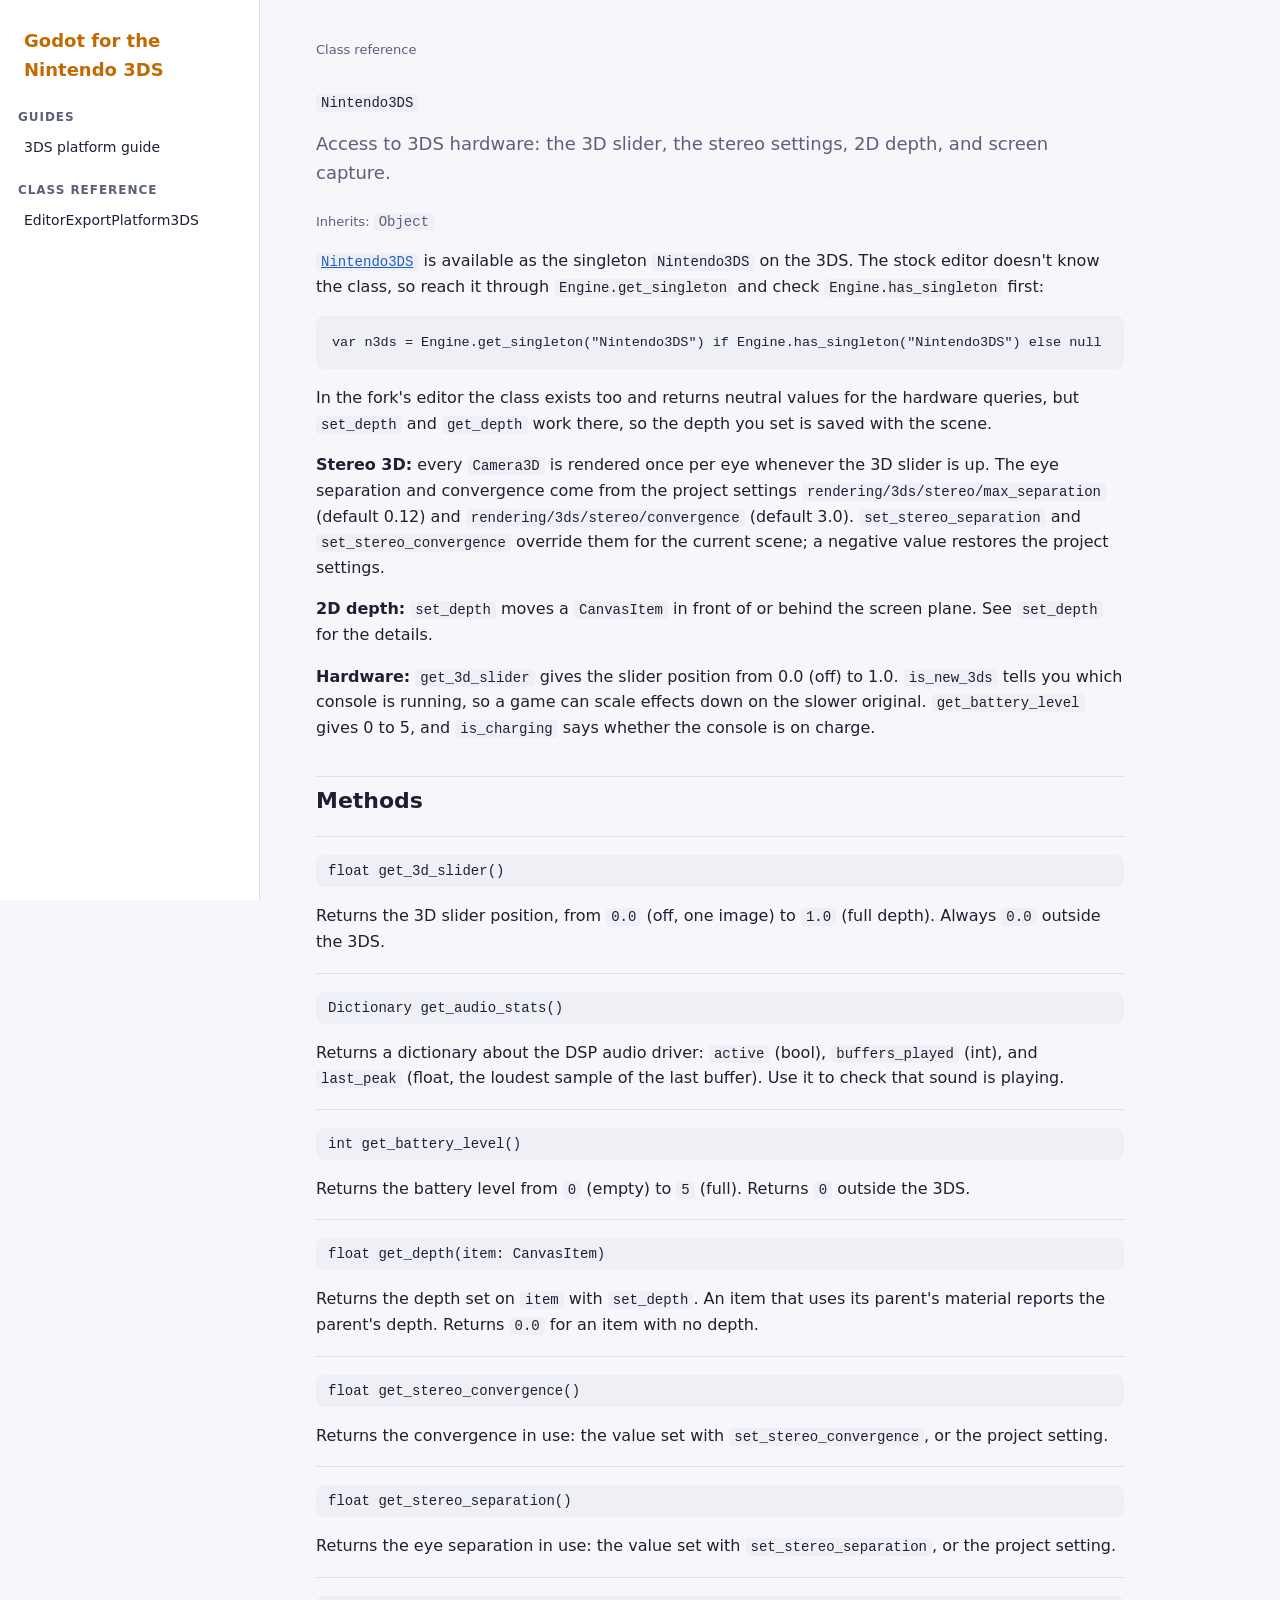
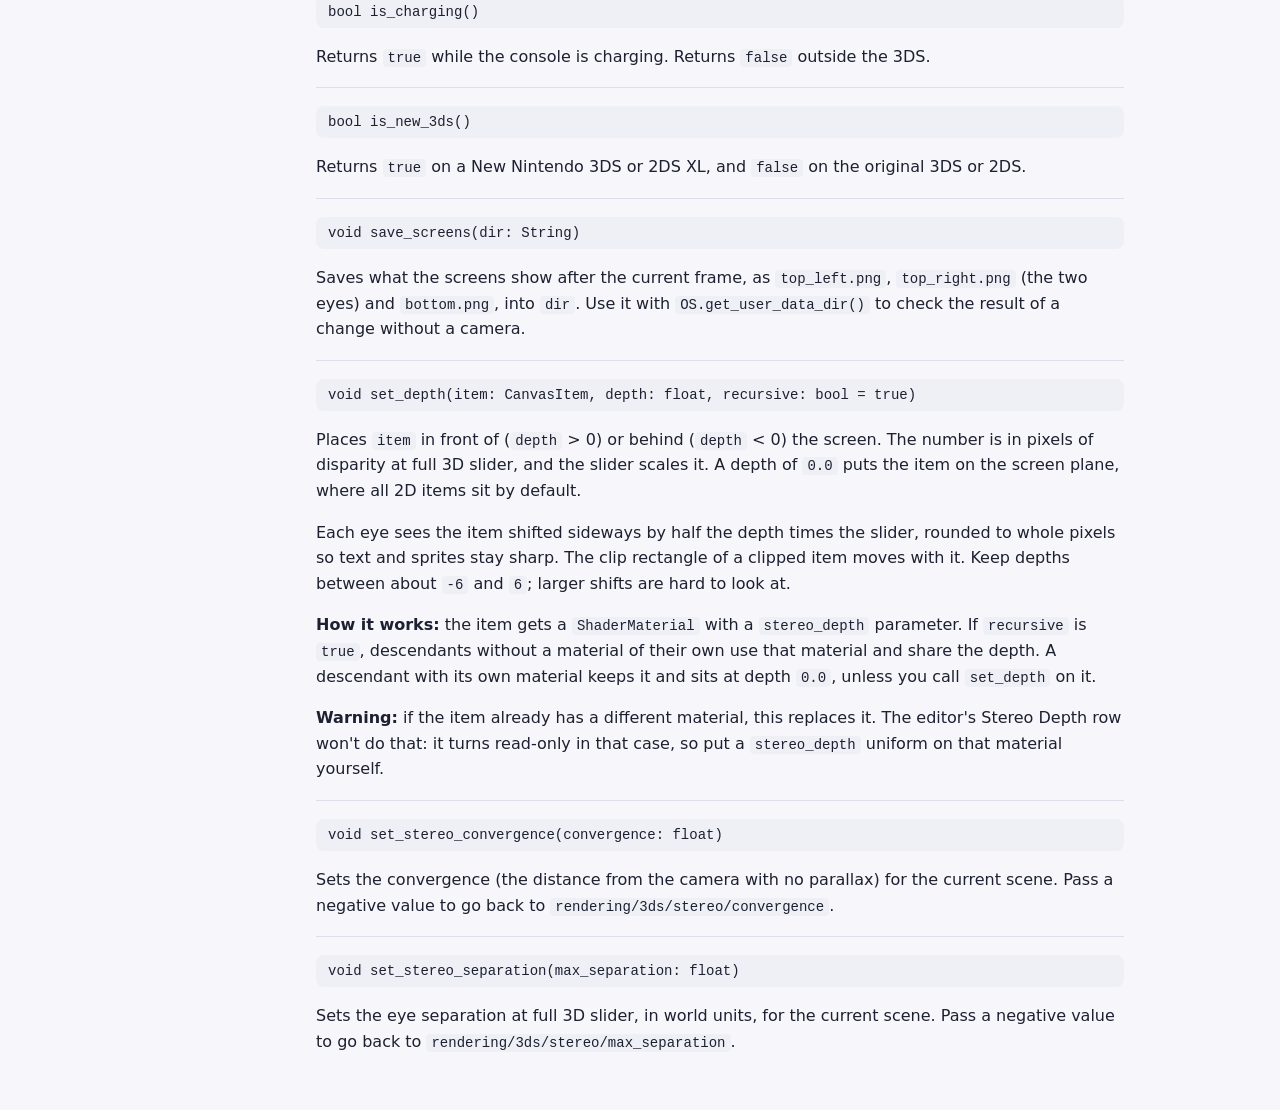
<file: docs/Nintendo3DS.html>
<!doctype html>
<html lang="en"><head><meta charset="utf-8"><meta name="viewport" content="width=device-width, initial-scale=1"><title>Nintendo3DS - Godot for the Nintendo 3DS</title><link rel="stylesheet" href="style.css"></head>
<body><div class="layout"><nav><a class="brand" href="index.html">Godot for the Nintendo 3DS</a><h3>Guides</h3><a href="guide.html">3DS platform guide</a><h3>Class reference</h3><a href="EditorExportPlatform3DS.html">EditorExportPlatform3DS</a></nav><main><div class="crumbs">Class reference</div><h1><code>Nintendo3DS</code></h1><p class="lede">Access to 3DS hardware: the 3D slider, the stereo settings, 2D depth, and screen capture.</p><p class="crumbs">Inherits: <code>Object</code></p><p><a href="Nintendo3DS.html"><code>Nintendo3DS</code></a> is available as the singleton <code>Nintendo3DS</code> on the 3DS. The stock editor doesn't know the class, so reach it through <code>Engine.get_singleton</code> and check <code>Engine.has_singleton</code> first:</p><p><pre><code>var n3ds = Engine.get_singleton("Nintendo3DS") if Engine.has_singleton("Nintendo3DS") else null</code></pre></p><p>In the fork's editor the class exists too and returns neutral values for the hardware queries, but <code>set_depth</code> and <code>get_depth</code> work there, so the depth you set is saved with the scene.</p><p><b>Stereo 3D:</b> every <code>Camera3D</code> is rendered once per eye whenever the 3D slider is up. The eye separation and convergence come from the project settings <code>rendering/3ds/stereo/max_separation</code> (default 0.12) and <code>rendering/3ds/stereo/convergence</code> (default 3.0). <code>set_stereo_separation</code> and <code>set_stereo_convergence</code> override them for the current scene; a negative value restores the project settings.</p><p><b>2D depth:</b> <code>set_depth</code> moves a <code>CanvasItem</code> in front of or behind the screen plane. See <code>set_depth</code> for the details.</p><p><b>Hardware:</b> <code>get_3d_slider</code> gives the slider position from 0.0 (off) to 1.0. <code>is_new_3ds</code> tells you which console is running, so a game can scale effects down on the slower original. <code>get_battery_level</code> gives 0 to 5, and <code>is_charging</code> says whether the console is on charge.</p><h2>Methods</h2><div class="member" id="get_3d_slider"><div class="sig">float get_3d_slider()</div><p>Returns the 3D slider position, from <code>0.0</code> (off, one image) to <code>1.0</code> (full depth). Always <code>0.0</code> outside the 3DS.</p></div><div class="member" id="get_audio_stats"><div class="sig">Dictionary get_audio_stats()</div><p>Returns a dictionary about the DSP audio driver: <code>active</code> (bool), <code>buffers_played</code> (int), and <code>last_peak</code> (float, the loudest sample of the last buffer). Use it to check that sound is playing.</p></div><div class="member" id="get_battery_level"><div class="sig">int get_battery_level()</div><p>Returns the battery level from <code>0</code> (empty) to <code>5</code> (full). Returns <code>0</code> outside the 3DS.</p></div><div class="member" id="get_depth"><div class="sig">float get_depth(item: CanvasItem)</div><p>Returns the depth set on <code>item</code> with <code>set_depth</code>. An item that uses its parent's material reports the parent's depth. Returns <code>0.0</code> for an item with no depth.</p></div><div class="member" id="get_stereo_convergence"><div class="sig">float get_stereo_convergence()</div><p>Returns the convergence in use: the value set with <code>set_stereo_convergence</code>, or the project setting.</p></div><div class="member" id="get_stereo_separation"><div class="sig">float get_stereo_separation()</div><p>Returns the eye separation in use: the value set with <code>set_stereo_separation</code>, or the project setting.</p></div><div class="member" id="is_charging"><div class="sig">bool is_charging()</div><p>Returns <code>true</code> while the console is charging. Returns <code>false</code> outside the 3DS.</p></div><div class="member" id="is_new_3ds"><div class="sig">bool is_new_3ds()</div><p>Returns <code>true</code> on a New Nintendo 3DS or 2DS XL, and <code>false</code> on the original 3DS or 2DS.</p></div><div class="member" id="save_screens"><div class="sig">void save_screens(dir: String)</div><p>Saves what the screens show after the current frame, as <code>top_left.png</code>, <code>top_right.png</code> (the two eyes) and <code>bottom.png</code>, into <code>dir</code>. Use it with <code>OS.get_user_data_dir()</code> to check the result of a change without a camera.</p></div><div class="member" id="set_depth"><div class="sig">void set_depth(item: CanvasItem, depth: float, recursive: bool = true)</div><p>Places <code>item</code> in front of (<code>depth</code> &gt; 0) or behind (<code>depth</code> &lt; 0) the screen. The number is in pixels of disparity at full 3D slider, and the slider scales it. A depth of <code>0.0</code> puts the item on the screen plane, where all 2D items sit by default.</p><p>Each eye sees the item shifted sideways by half the depth times the slider, rounded to whole pixels so text and sprites stay sharp. The clip rectangle of a clipped item moves with it. Keep depths between about <code>-6</code> and <code>6</code>; larger shifts are hard to look at.</p><p><b>How it works:</b> the item gets a <code>ShaderMaterial</code> with a <code>stereo_depth</code> parameter. If <code>recursive</code> is <code>true</code>, descendants without a material of their own use that material and share the depth. A descendant with its own material keeps it and sits at depth <code>0.0</code>, unless you call <code>set_depth</code> on it.</p><p><b>Warning:</b> if the item already has a different material, this replaces it. The editor's Stereo Depth row won't do that: it turns read-only in that case, so put a <code>stereo_depth</code> uniform on that material yourself.</p></div><div class="member" id="set_stereo_convergence"><div class="sig">void set_stereo_convergence(convergence: float)</div><p>Sets the convergence (the distance from the camera with no parallax) for the current scene. Pass a negative value to go back to <code>rendering/3ds/stereo/convergence</code>.</p></div><div class="member" id="set_stereo_separation"><div class="sig">void set_stereo_separation(max_separation: float)</div><p>Sets the eye separation at full 3D slider, in world units, for the current scene. Pass a negative value to go back to <code>rendering/3ds/stereo/max_separation</code>.</p></div></main></div></body></html>
</file>
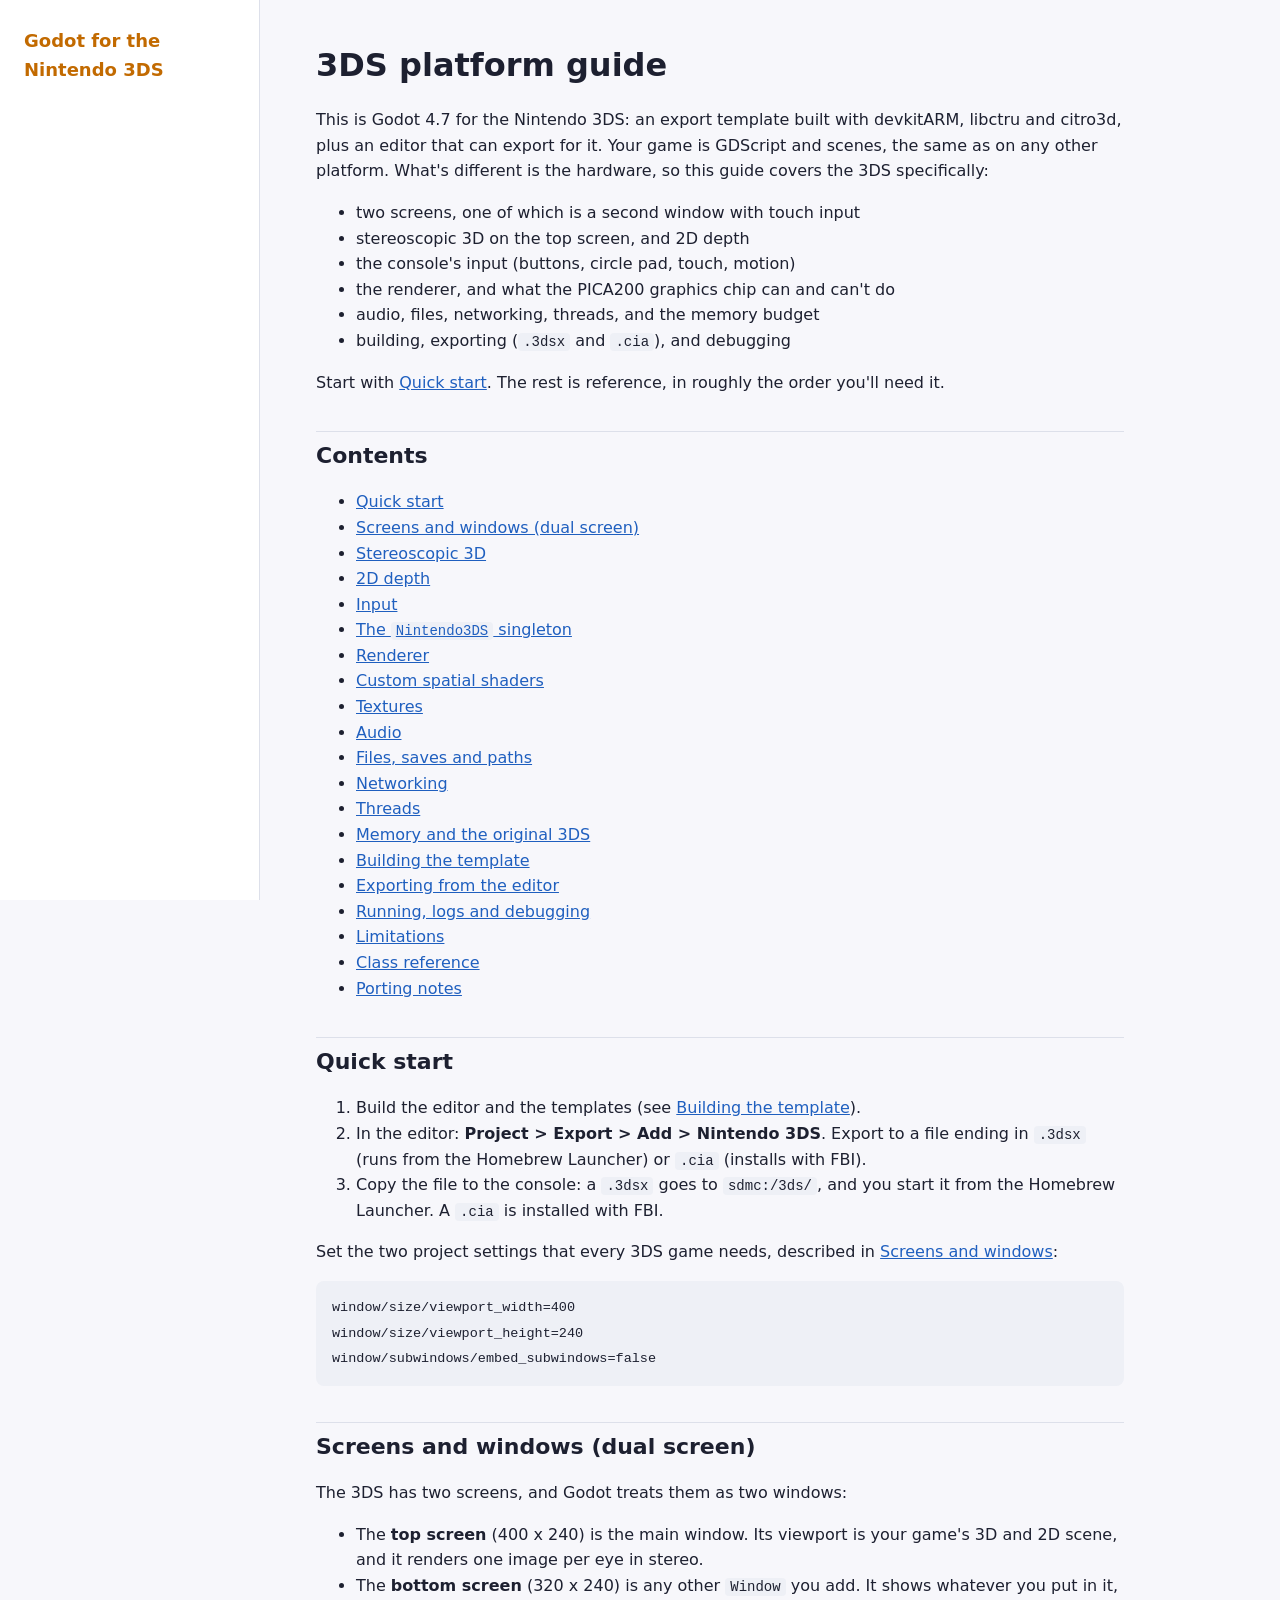
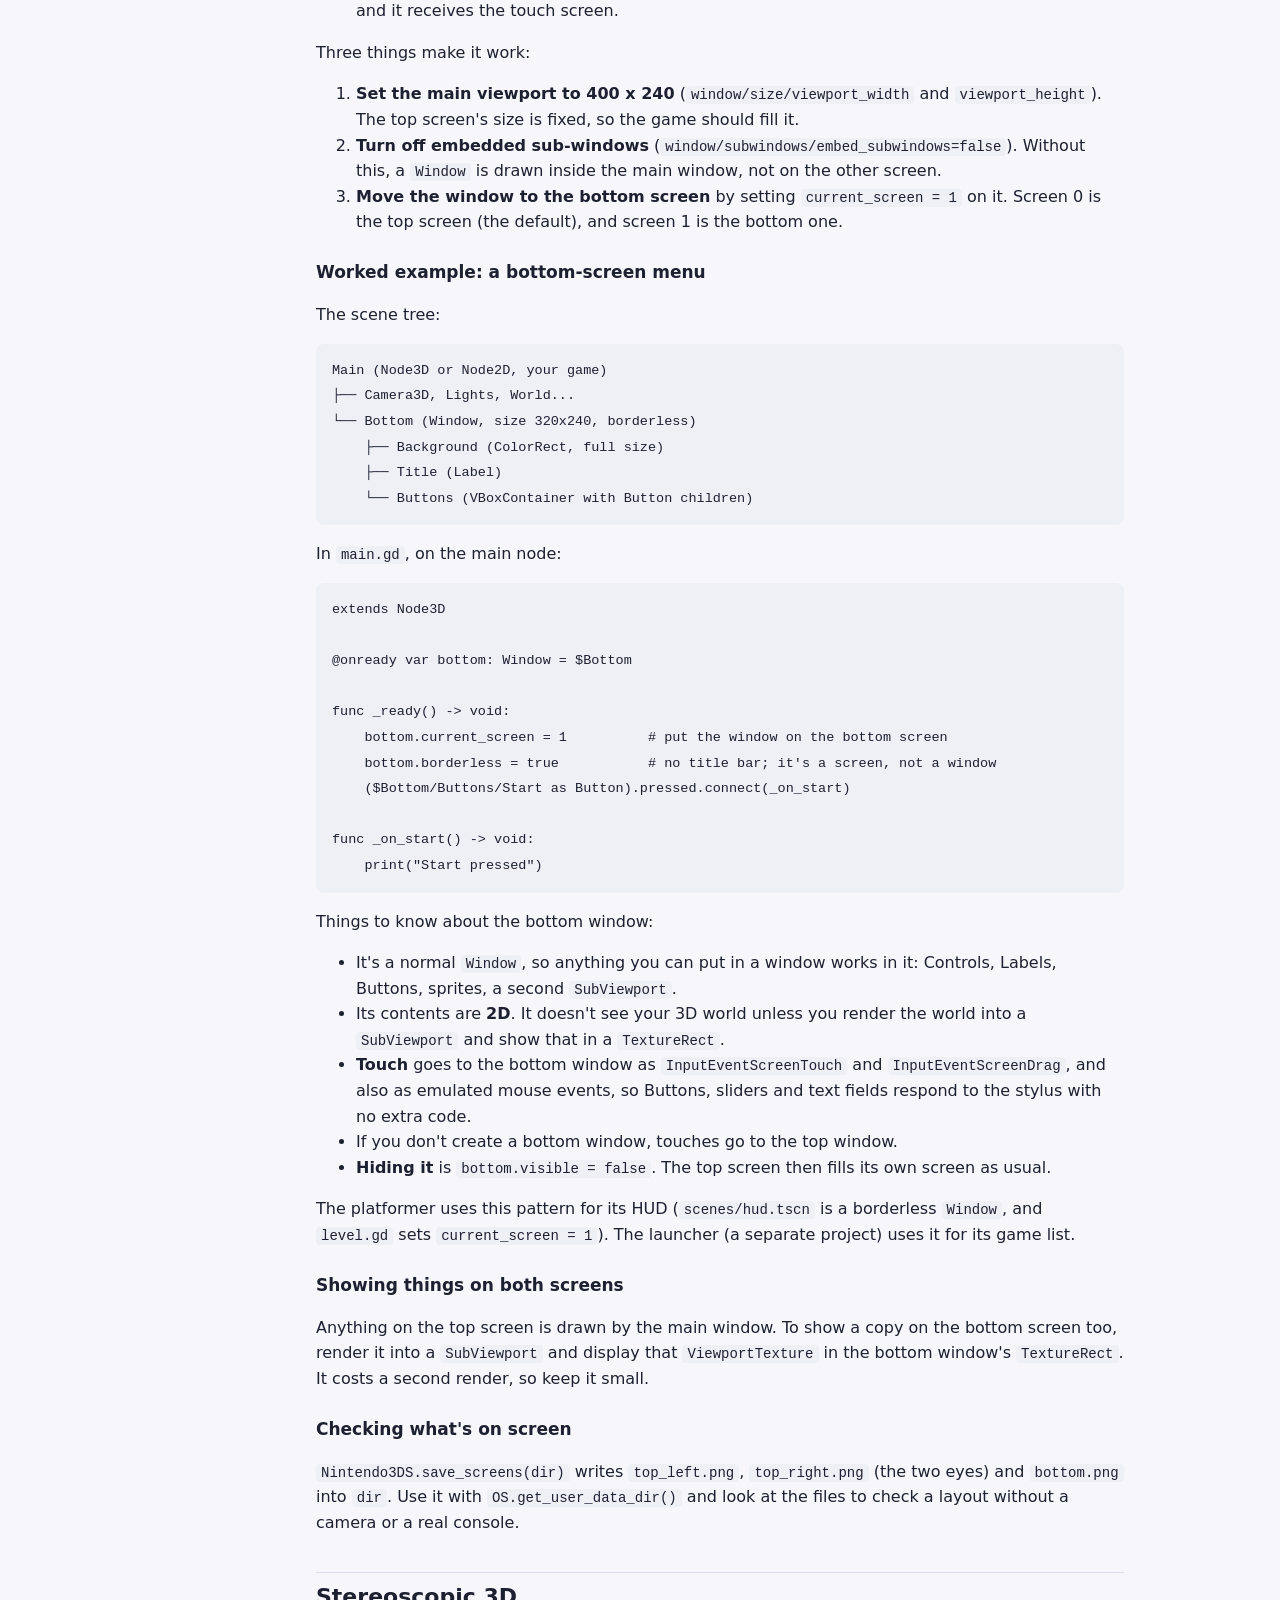
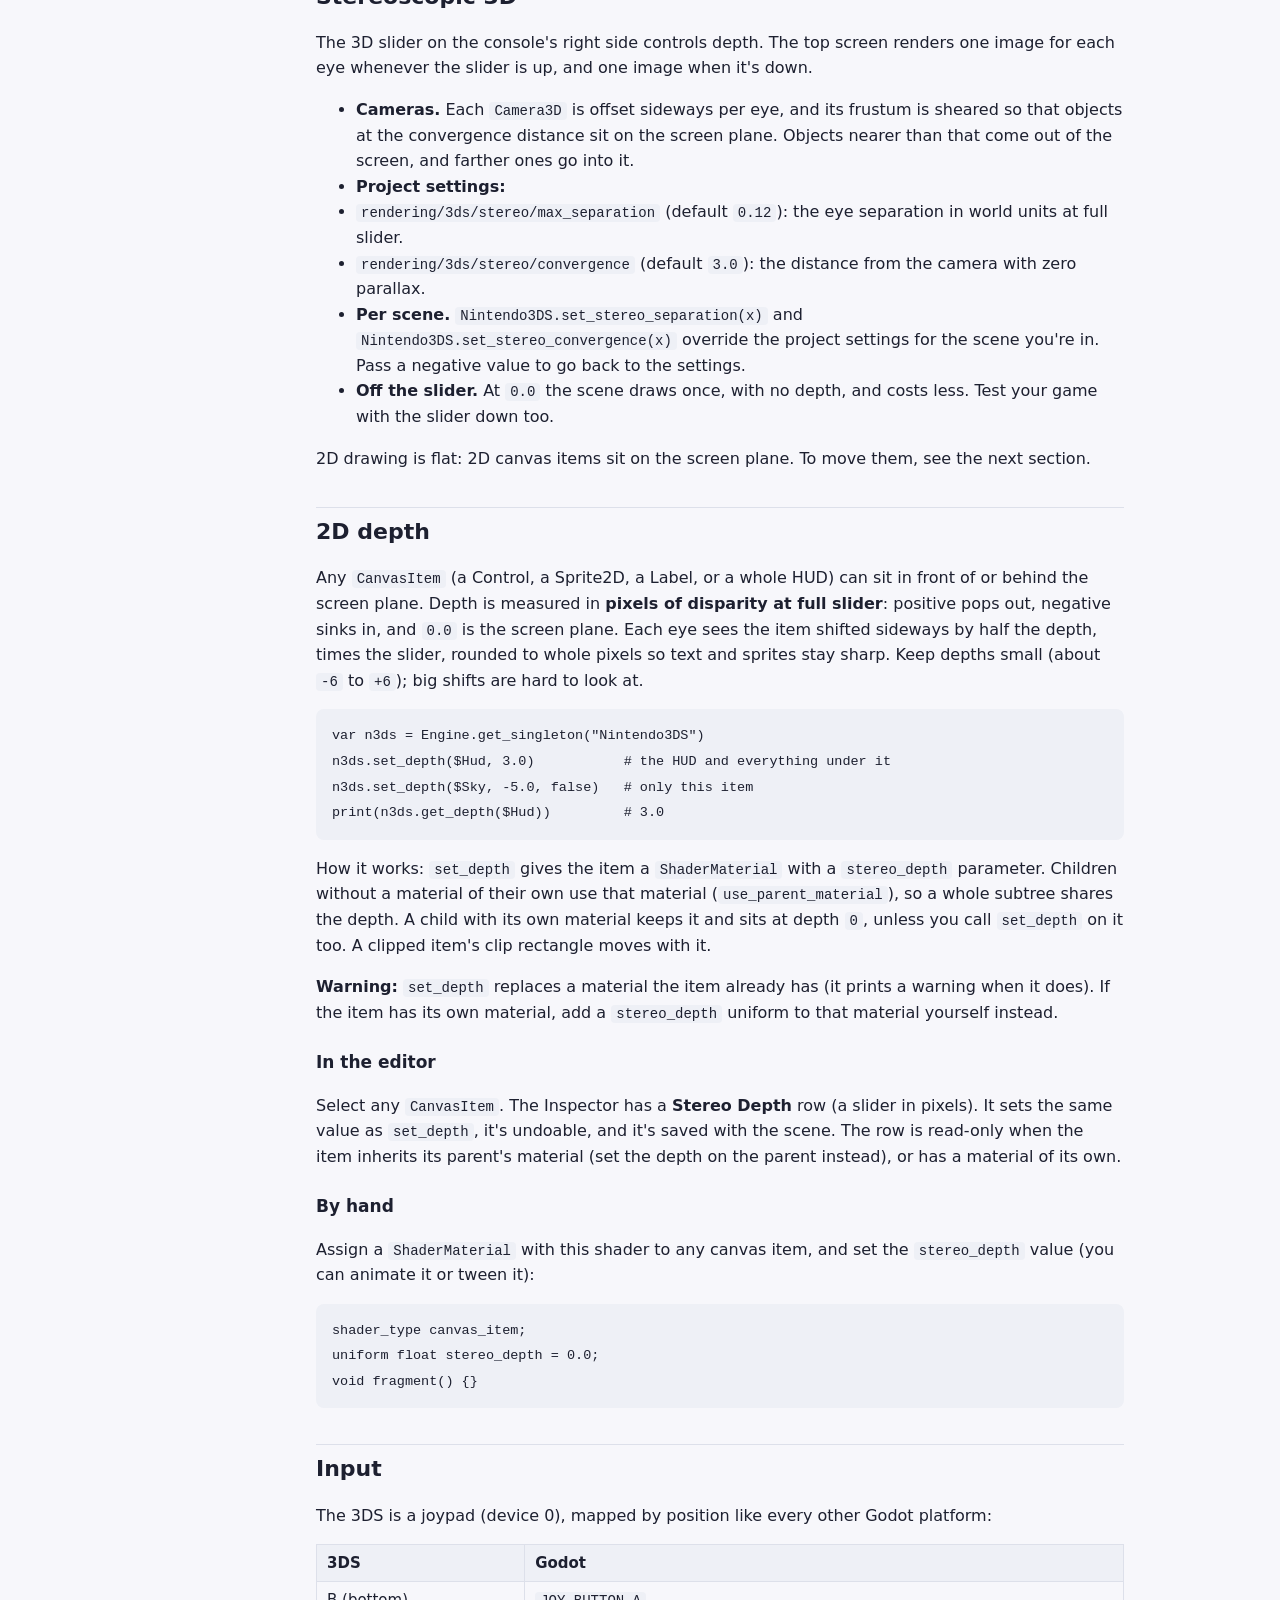
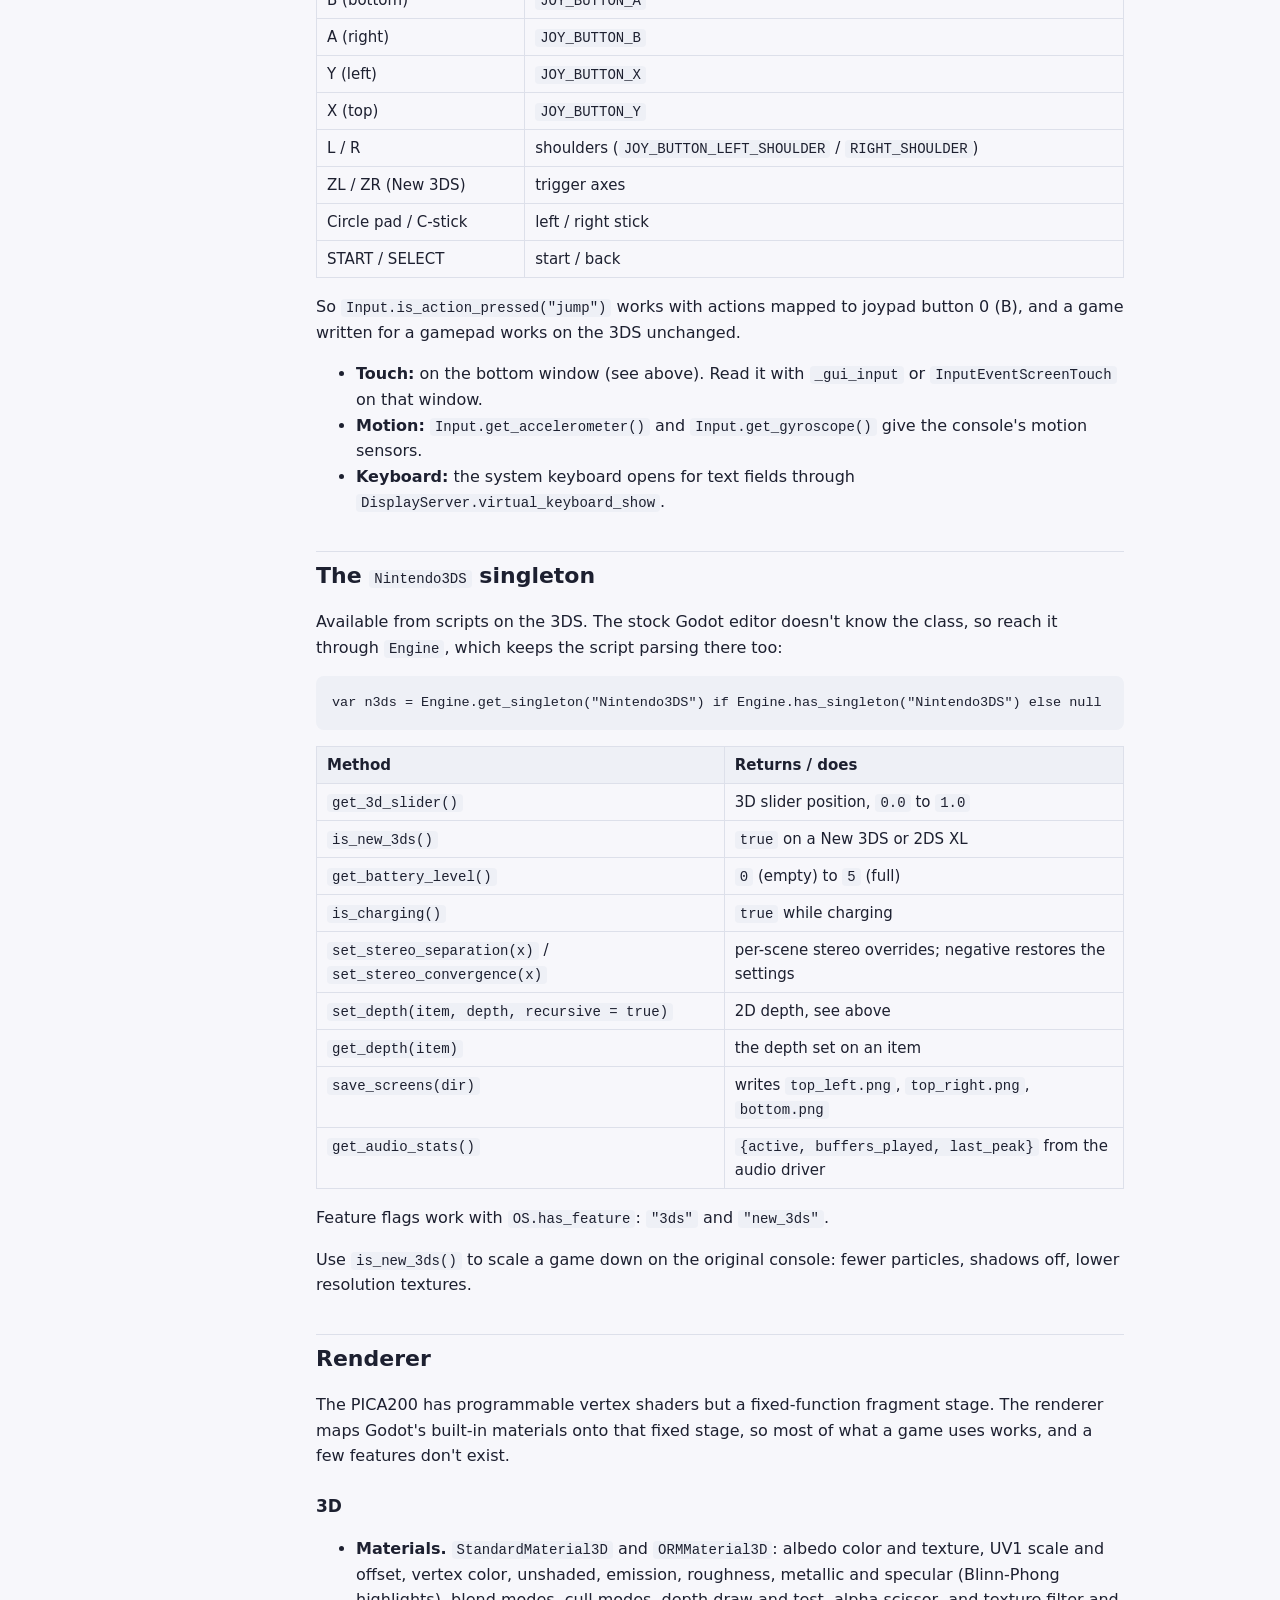
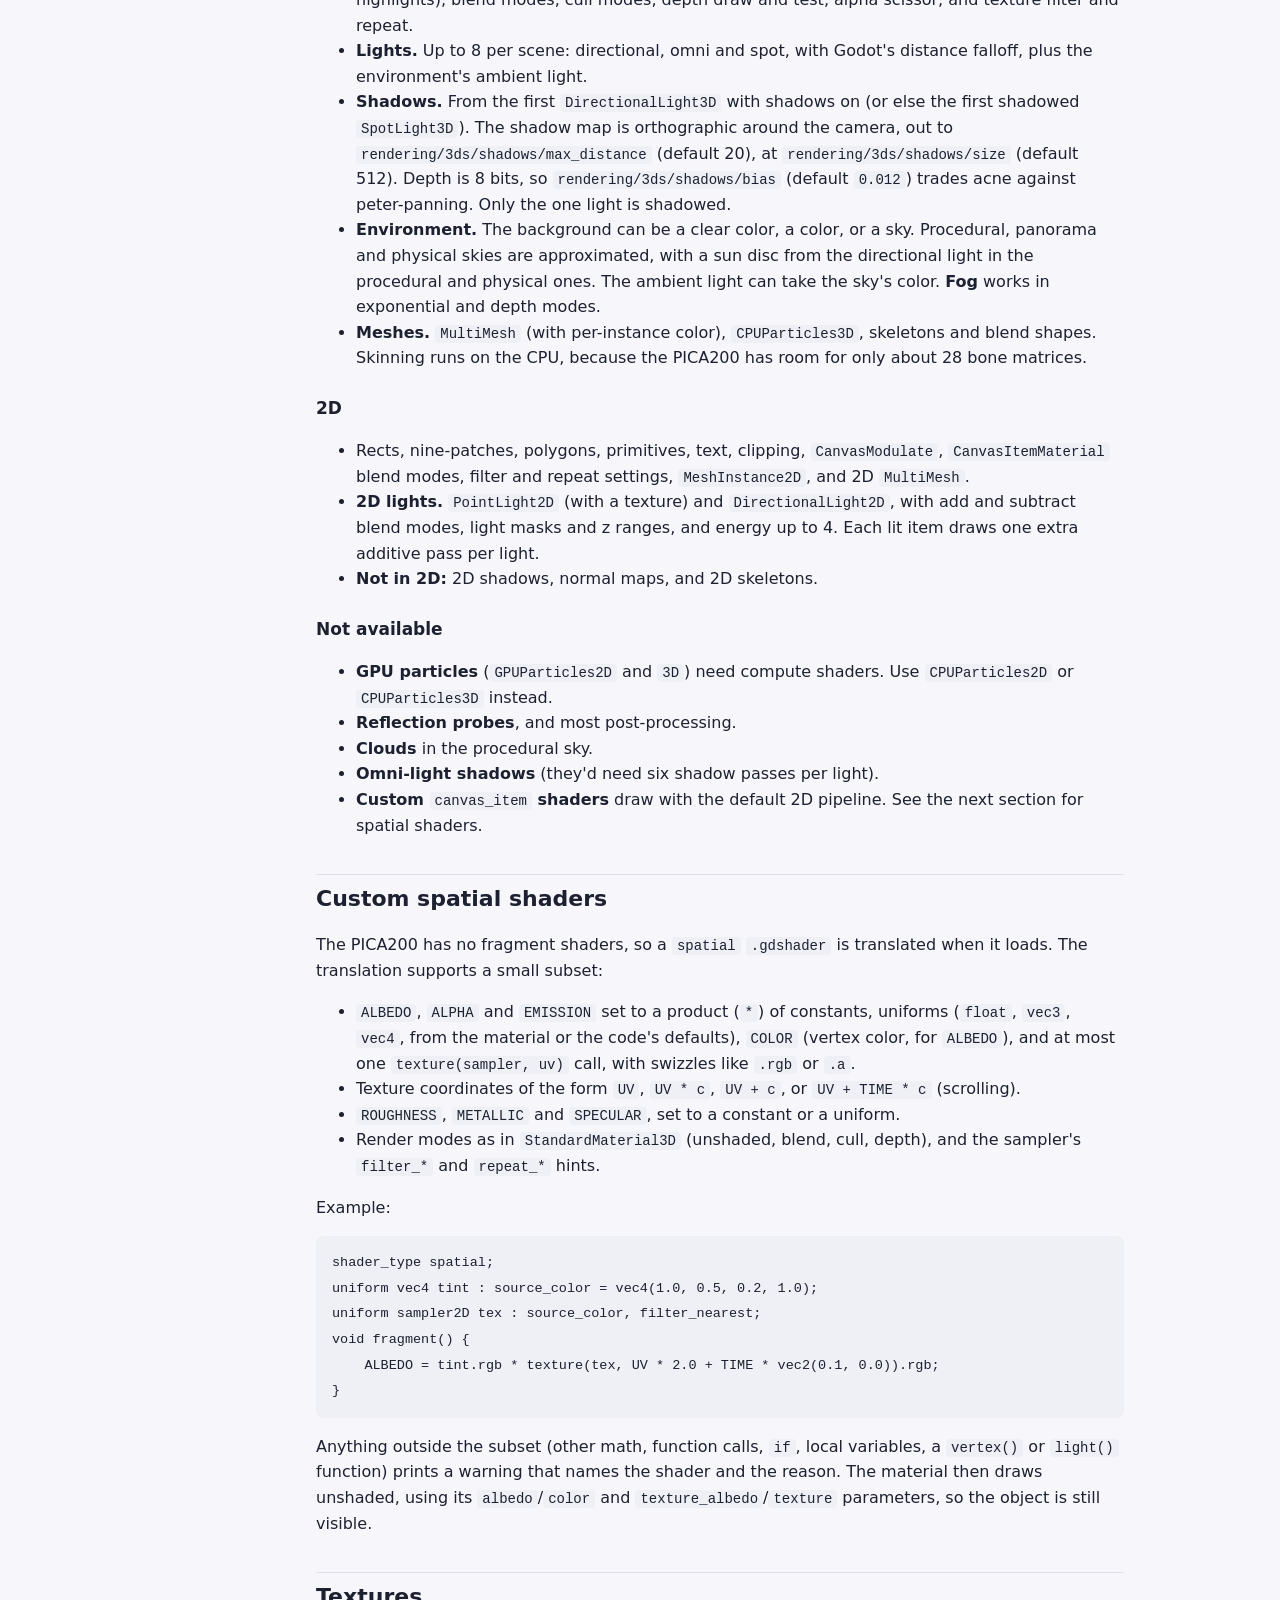
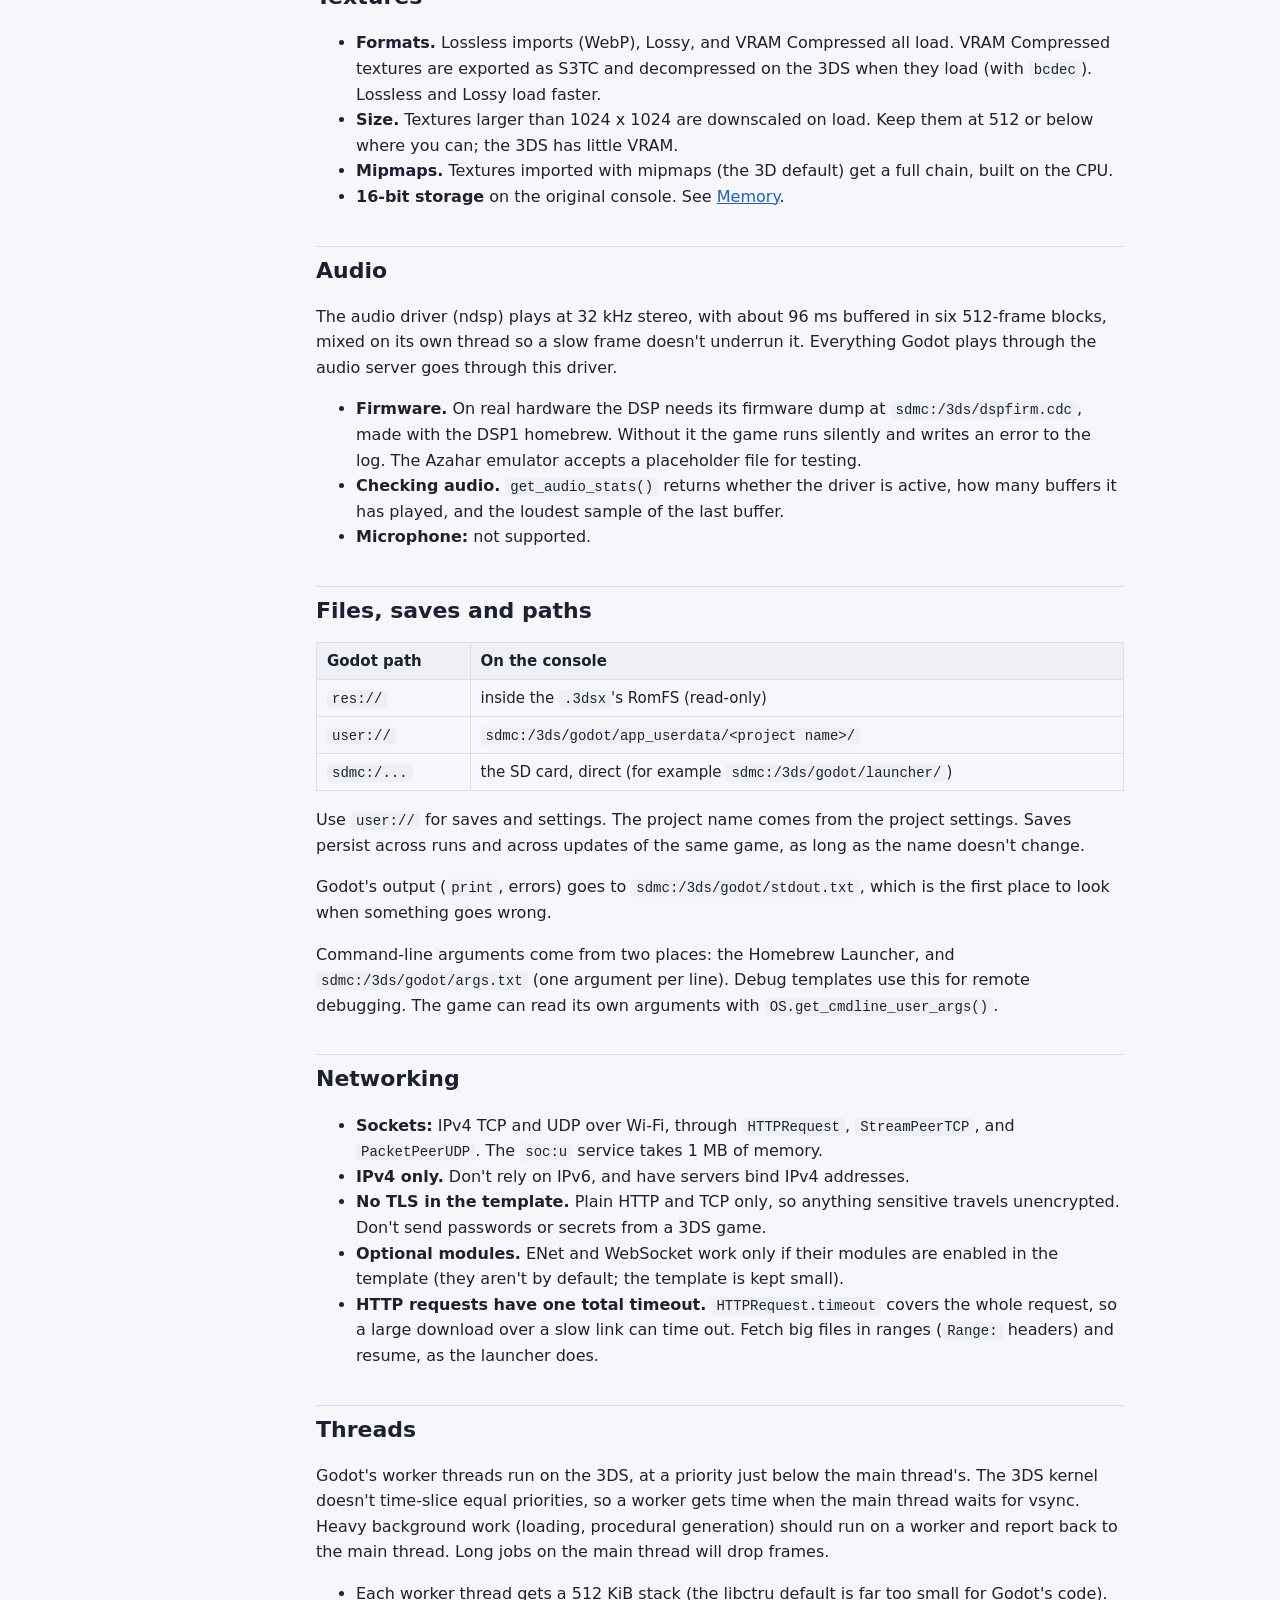
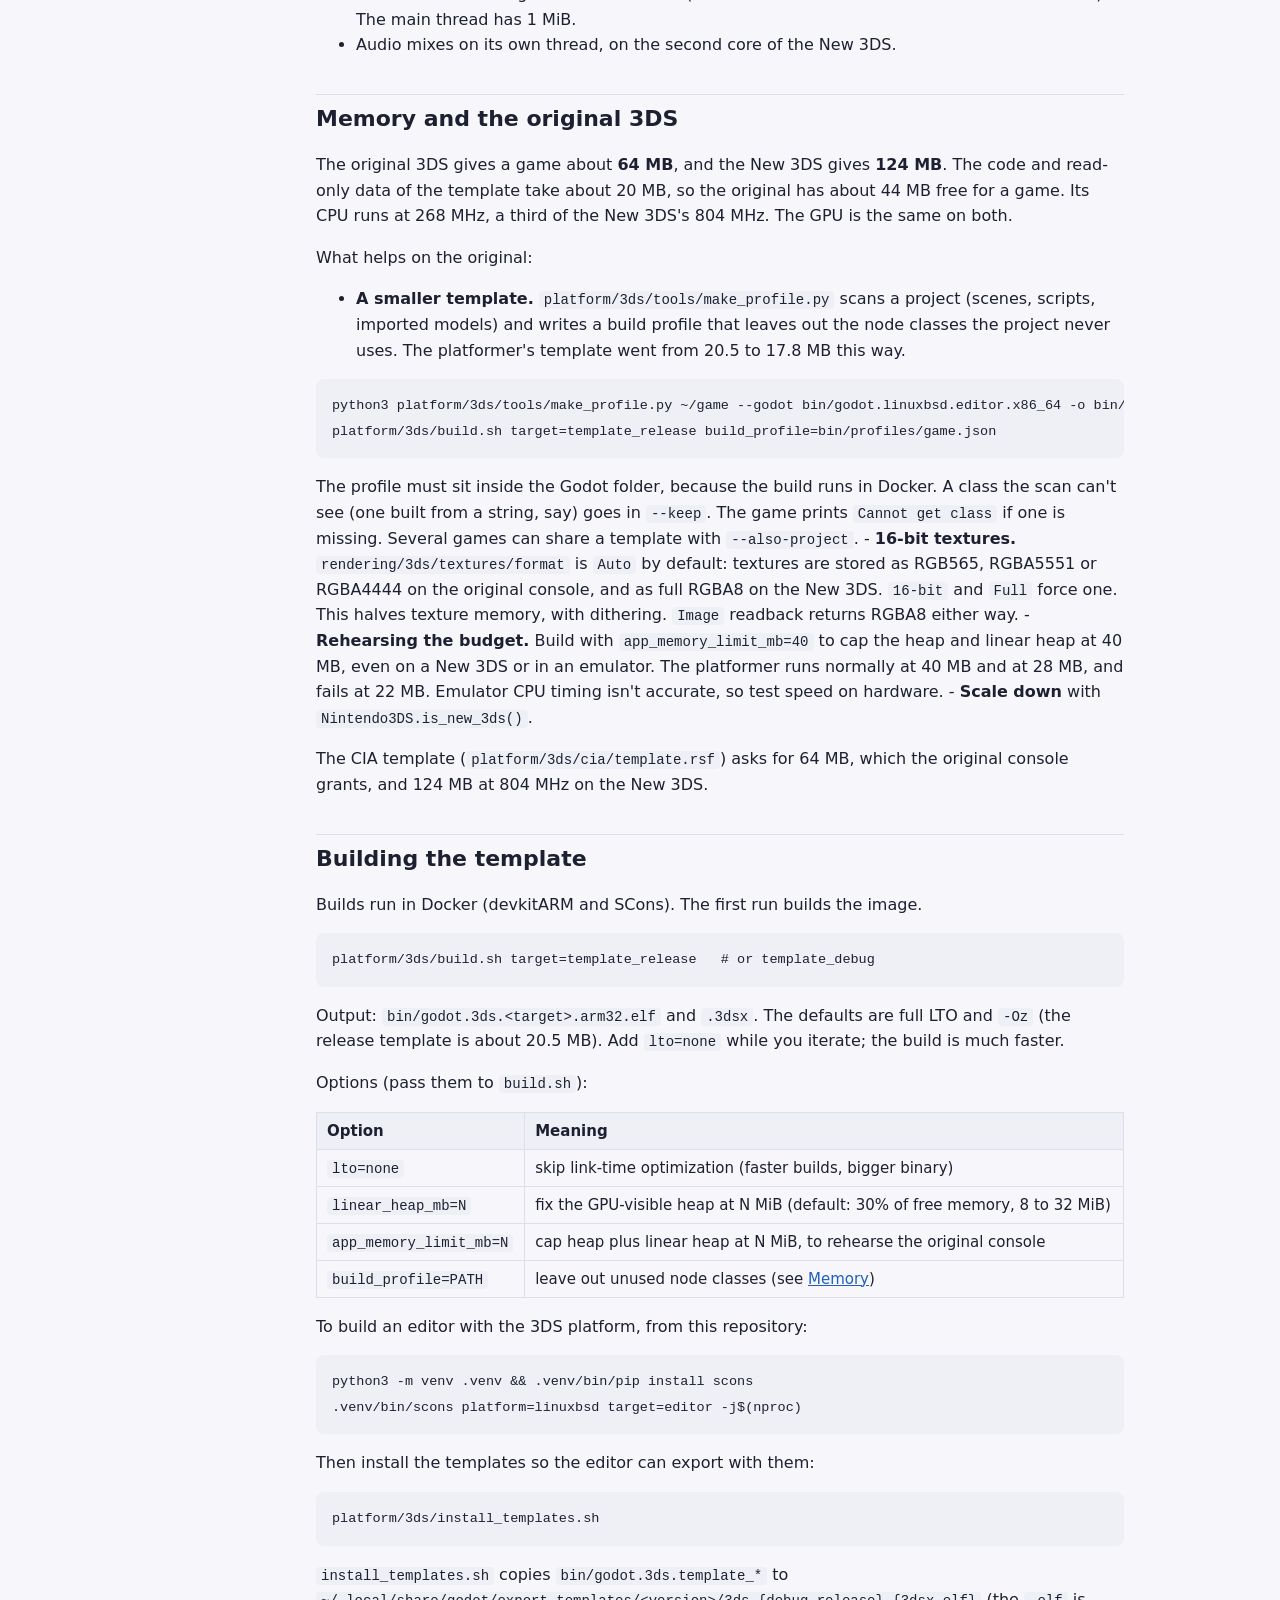
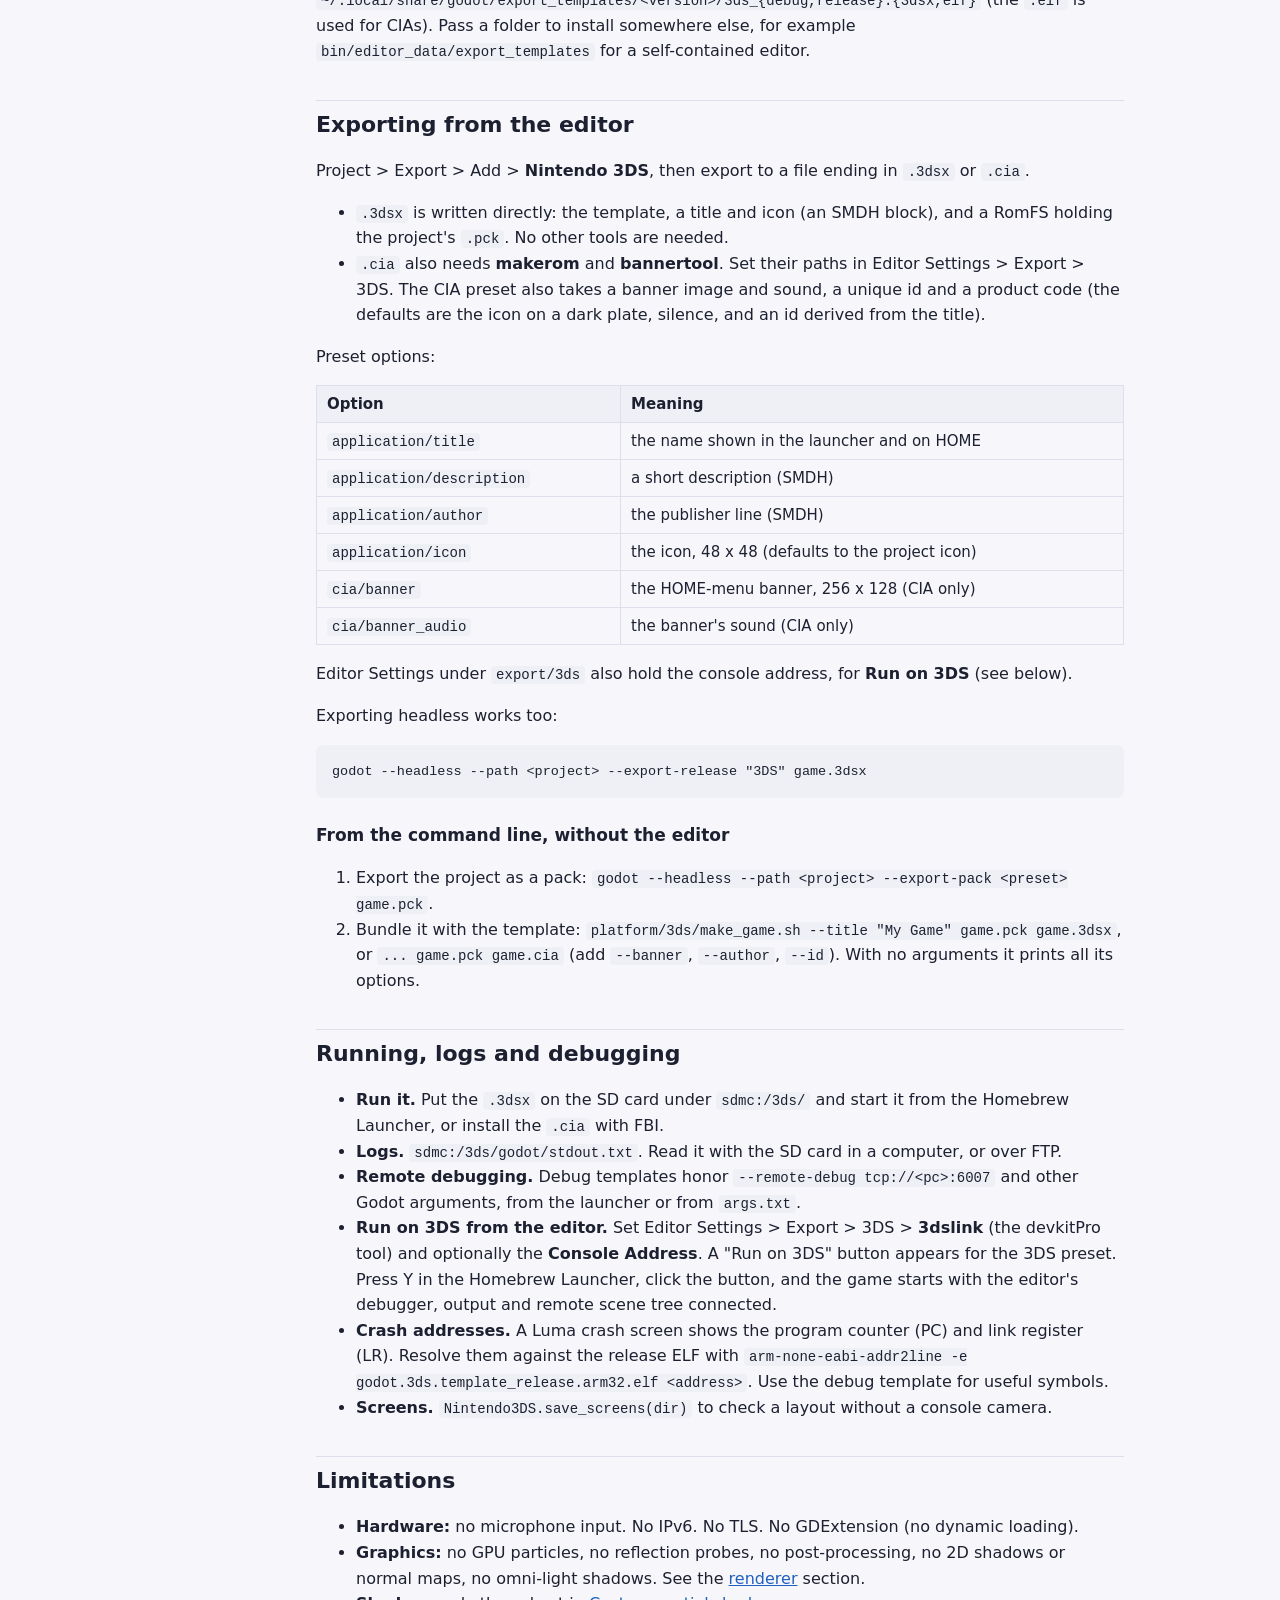
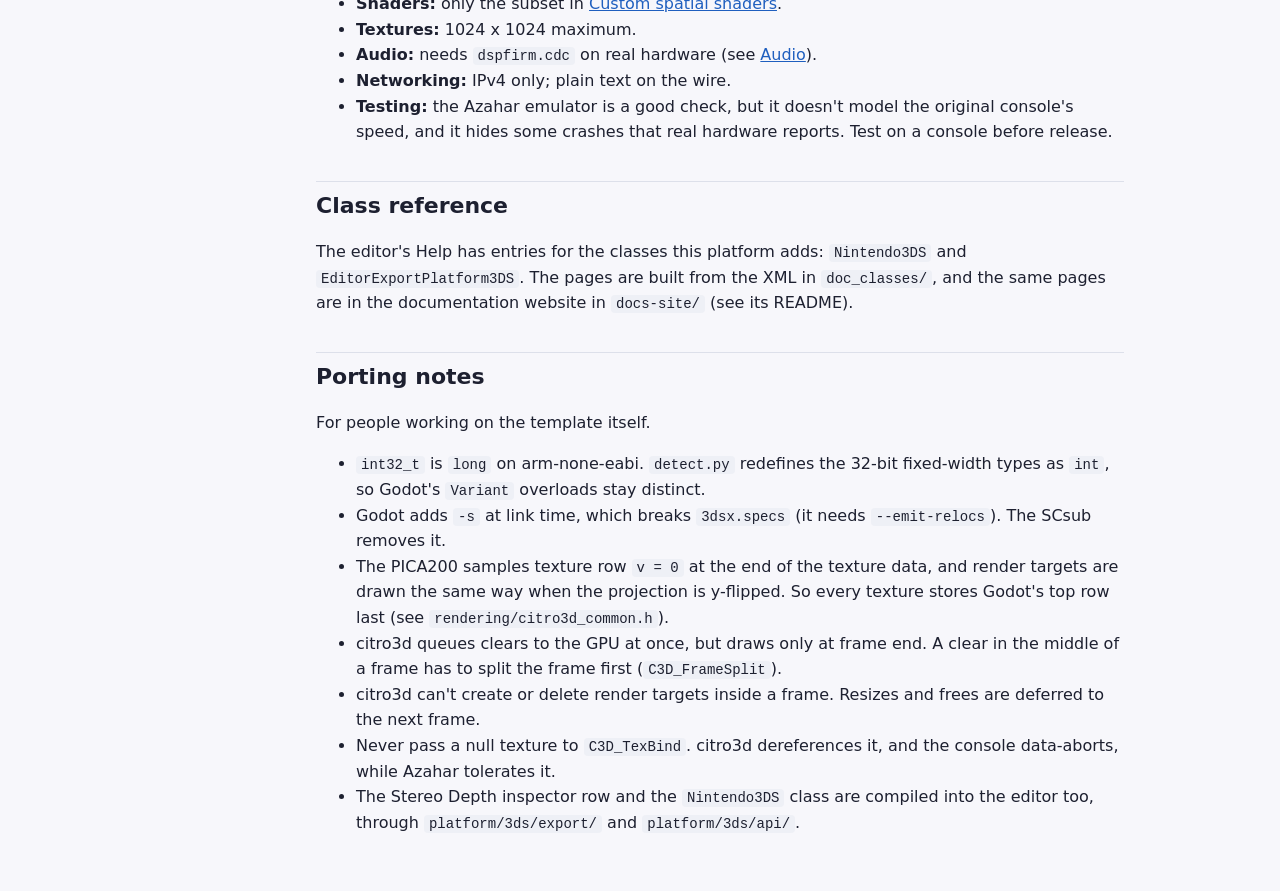
<file: docs-site/site/guide.html>
<!doctype html>
<html lang="en"><head><meta charset="utf-8"><meta name="viewport" content="width=device-width, initial-scale=1"><title>3DS platform guide - Godot for the Nintendo 3DS</title><link rel="stylesheet" href="style.css"></head>
<body><div class="layout"><nav><a class="brand" href="index.html">Godot for the Nintendo 3DS</a></nav><main><h1>3DS platform guide</h1><p>This is Godot 4.7 for the Nintendo 3DS: an export template built with
devkitARM, libctru and citro3d, plus an editor that can export for it. Your
game is GDScript and scenes, the same as on any other platform. What's
different is the hardware, so this guide covers the 3DS specifically:</p>
<ul>
<li>two screens, one of which is a second window with touch input</li>
<li>stereoscopic 3D on the top screen, and 2D depth</li>
<li>the console's input (buttons, circle pad, touch, motion)</li>
<li>the renderer, and what the PICA200 graphics chip can and can't do</li>
<li>audio, files, networking, threads, and the memory budget</li>
<li>building, exporting (<code>.3dsx</code> and <code>.cia</code>), and debugging</li>
</ul>
<p>Start with <a href="#quick-start">Quick start</a>. The rest is reference, in roughly the
order you'll need it.</p>
<h2 id="contents">Contents</h2>
<ul>
<li><a href="#quick-start">Quick start</a></li>
<li><a href="#screens-and-windows-dual-screen">Screens and windows (dual screen)</a></li>
<li><a href="#stereoscopic-3d">Stereoscopic 3D</a></li>
<li><a href="#2d-depth">2D depth</a></li>
<li><a href="#input">Input</a></li>
<li><a href="#the-nintendo3ds-singleton">The <code>Nintendo3DS</code> singleton</a></li>
<li><a href="#renderer">Renderer</a></li>
<li><a href="#custom-spatial-shaders">Custom spatial shaders</a></li>
<li><a href="#textures">Textures</a></li>
<li><a href="#audio">Audio</a></li>
<li><a href="#files-saves-and-paths">Files, saves and paths</a></li>
<li><a href="#networking">Networking</a></li>
<li><a href="#threads">Threads</a></li>
<li><a href="#memory-and-the-original-3ds">Memory and the original 3DS</a></li>
<li><a href="#building-the-template">Building the template</a></li>
<li><a href="#exporting-from-the-editor">Exporting from the editor</a></li>
<li><a href="#running-logs-and-debugging">Running, logs and debugging</a></li>
<li><a href="#limitations">Limitations</a></li>
<li><a href="#class-reference">Class reference</a></li>
<li><a href="#porting-notes">Porting notes</a></li>
</ul>
<h2 id="quick-start">Quick start</h2>
<ol>
<li>Build the editor and the templates (see <a href="#building-the-template">Building the template</a>).</li>
<li>In the editor: <strong>Project &gt; Export &gt; Add &gt; Nintendo 3DS</strong>. Export to a file
   ending in <code>.3dsx</code> (runs from the Homebrew Launcher) or <code>.cia</code> (installs with FBI).</li>
<li>Copy the file to the console: a <code>.3dsx</code> goes to <code>sdmc:/3ds/</code>, and you start
   it from the Homebrew Launcher. A <code>.cia</code> is installed with FBI.</li>
</ol>
<p>Set the two project settings that every 3DS game needs, described in
<a href="#screens-and-windows-dual-screen">Screens and windows</a>:</p>
<pre><code>window/size/viewport_width=400
window/size/viewport_height=240
window/subwindows/embed_subwindows=false
</code></pre>
<h2 id="screens-and-windows-dual-screen">Screens and windows (dual screen)</h2>
<p>The 3DS has two screens, and Godot treats them as two windows:</p>
<ul>
<li>The <strong>top screen</strong> (400 x 240) is the main window. Its viewport is your
  game's 3D and 2D scene, and it renders one image per eye in stereo.</li>
<li>The <strong>bottom screen</strong> (320 x 240) is any other <code>Window</code> you add. It shows
  whatever you put in it, and it receives the touch screen.</li>
</ul>
<p>Three things make it work:</p>
<ol>
<li><strong>Set the main viewport to 400 x 240</strong> (<code>window/size/viewport_width</code> and
   <code>viewport_height</code>). The top screen's size is fixed, so the game should fill
   it.</li>
<li><strong>Turn off embedded sub-windows</strong> (<code>window/subwindows/embed_subwindows=false</code>).
   Without this, a <code>Window</code> is drawn inside the main window, not on the
   other screen.</li>
<li><strong>Move the window to the bottom screen</strong> by setting <code>current_screen = 1</code> on it.
   Screen 0 is the top screen (the default), and screen 1 is the bottom one.</li>
</ol>
<h3 id="worked-example-a-bottom-screen-menu">Worked example: a bottom-screen menu</h3>
<p>The scene tree:</p>
<pre><code>Main (Node3D or Node2D, your game)
├── Camera3D, Lights, World...
└── Bottom (Window, size 320x240, borderless)
    ├── Background (ColorRect, full size)
    ├── Title (Label)
    └── Buttons (VBoxContainer with Button children)
</code></pre>
<p>In <code>main.gd</code>, on the main node:</p>
<pre><code class="language-gdscript">extends Node3D

@onready var bottom: Window = $Bottom

func _ready() -&gt; void:
    bottom.current_screen = 1          # put the window on the bottom screen
    bottom.borderless = true           # no title bar; it's a screen, not a window
    ($Bottom/Buttons/Start as Button).pressed.connect(_on_start)

func _on_start() -&gt; void:
    print(&quot;Start pressed&quot;)
</code></pre>
<p>Things to know about the bottom window:</p>
<ul>
<li>It's a normal <code>Window</code>, so anything you can put in a window works in it:
  Controls, Labels, Buttons, sprites, a second <code>SubViewport</code>.</li>
<li>Its contents are <strong>2D</strong>. It doesn't see your 3D world unless you render the
  world into a <code>SubViewport</code> and show that in a <code>TextureRect</code>.</li>
<li><strong>Touch</strong> goes to the bottom window as <code>InputEventScreenTouch</code> and
  <code>InputEventScreenDrag</code>, and also as emulated mouse events, so Buttons,
  sliders and text fields respond to the stylus with no extra code.</li>
<li>If you don't create a bottom window, touches go to the top window.</li>
<li><strong>Hiding it</strong> is <code>bottom.visible = false</code>. The top screen then fills its own
  screen as usual.</li>
</ul>
<p>The platformer uses this pattern for its HUD (<code>scenes/hud.tscn</code> is a
borderless <code>Window</code>, and <code>level.gd</code> sets <code>current_screen = 1</code>). The launcher
(a separate project) uses it for its game list.</p>
<h3 id="showing-things-on-both-screens">Showing things on both screens</h3>
<p>Anything on the top screen is drawn by the main window. To show a copy on the
bottom screen too, render it into a <code>SubViewport</code> and display that
<code>ViewportTexture</code> in the bottom window's <code>TextureRect</code>. It costs a second
render, so keep it small.</p>
<h3 id="checking-whats-on-screen">Checking what's on screen</h3>
<p><code>Nintendo3DS.save_screens(dir)</code> writes <code>top_left.png</code>, <code>top_right.png</code> (the two
eyes) and <code>bottom.png</code> into <code>dir</code>. Use it with <code>OS.get_user_data_dir()</code> and
look at the files to check a layout without a camera or a real console.</p>
<h2 id="stereoscopic-3d">Stereoscopic 3D</h2>
<p>The 3D slider on the console's right side controls depth. The top screen
renders one image for each eye whenever the slider is up, and one image when
it's down.</p>
<ul>
<li><strong>Cameras.</strong> Each <code>Camera3D</code> is offset sideways per eye, and its frustum is
  sheared so that objects at the convergence distance sit on the screen
  plane. Objects nearer than that come out of the screen, and farther ones
  go into it.</li>
<li><strong>Project settings:</strong></li>
<li><code>rendering/3ds/stereo/max_separation</code> (default <code>0.12</code>): the eye separation
    in world units at full slider.</li>
<li><code>rendering/3ds/stereo/convergence</code> (default <code>3.0</code>): the distance from the
    camera with zero parallax.</li>
<li><strong>Per scene.</strong> <code>Nintendo3DS.set_stereo_separation(x)</code> and
  <code>Nintendo3DS.set_stereo_convergence(x)</code> override the project settings for
  the scene you're in. Pass a negative value to go back to the settings.</li>
<li><strong>Off the slider.</strong> At <code>0.0</code> the scene draws once, with no depth, and costs
  less. Test your game with the slider down too.</li>
</ul>
<p>2D drawing is flat: 2D canvas items sit on the screen plane. To move them,
see the next section.</p>
<h2 id="2d-depth">2D depth</h2>
<p>Any <code>CanvasItem</code> (a Control, a Sprite2D, a Label, or a whole HUD) can sit in
front of or behind the screen plane. Depth is measured in <strong>pixels of
disparity at full slider</strong>: positive pops out, negative sinks in, and <code>0.0</code> is
the screen plane. Each eye sees the item shifted sideways by half the depth,
times the slider, rounded to whole pixels so text and sprites stay sharp. Keep
depths small (about <code>-6</code> to <code>+6</code>); big shifts are hard to look at.</p>
<pre><code class="language-gdscript">var n3ds = Engine.get_singleton(&quot;Nintendo3DS&quot;)
n3ds.set_depth($Hud, 3.0)           # the HUD and everything under it
n3ds.set_depth($Sky, -5.0, false)   # only this item
print(n3ds.get_depth($Hud))         # 3.0
</code></pre>
<p>How it works: <code>set_depth</code> gives the item a <code>ShaderMaterial</code> with a
<code>stereo_depth</code> parameter. Children without a material of their own use that
material (<code>use_parent_material</code>), so a whole subtree shares the depth. A child
with its own material keeps it and sits at depth <code>0</code>, unless you call
<code>set_depth</code> on it too. A clipped item's clip rectangle moves with it.</p>
<p><strong>Warning:</strong> <code>set_depth</code> replaces a material the item already has (it prints a
warning when it does). If the item has its own material, add a
<code>stereo_depth</code> uniform to that material yourself instead.</p>
<h3 id="in-the-editor">In the editor</h3>
<p>Select any <code>CanvasItem</code>. The Inspector has a <strong>Stereo Depth</strong> row (a slider in
pixels). It sets the same value as <code>set_depth</code>, it's undoable, and it's saved
with the scene. The row is read-only when the item inherits its parent's
material (set the depth on the parent instead), or has a material of its own.</p>
<h3 id="by-hand">By hand</h3>
<p>Assign a <code>ShaderMaterial</code> with this shader to any canvas item, and set the
<code>stereo_depth</code> value (you can animate it or tween it):</p>
<pre><code class="language-glsl">shader_type canvas_item;
uniform float stereo_depth = 0.0;
void fragment() {}
</code></pre>
<h2 id="input">Input</h2>
<p>The 3DS is a joypad (device 0), mapped by position like every other Godot
platform:</p>
<table>
<thead>
<tr>
<th>3DS</th>
<th>Godot</th>
</tr>
</thead>
<tbody>
<tr>
<td>B (bottom)</td>
<td><code>JOY_BUTTON_A</code></td>
</tr>
<tr>
<td>A (right)</td>
<td><code>JOY_BUTTON_B</code></td>
</tr>
<tr>
<td>Y (left)</td>
<td><code>JOY_BUTTON_X</code></td>
</tr>
<tr>
<td>X (top)</td>
<td><code>JOY_BUTTON_Y</code></td>
</tr>
<tr>
<td>L / R</td>
<td>shoulders (<code>JOY_BUTTON_LEFT_SHOULDER</code> / <code>RIGHT_SHOULDER</code>)</td>
</tr>
<tr>
<td>ZL / ZR (New 3DS)</td>
<td>trigger axes</td>
</tr>
<tr>
<td>Circle pad / C-stick</td>
<td>left / right stick</td>
</tr>
<tr>
<td>START / SELECT</td>
<td>start / back</td>
</tr>
</tbody>
</table>
<p>So <code>Input.is_action_pressed("jump")</code> works with actions mapped to joypad
button 0 (B), and a game written for a gamepad works on the 3DS unchanged.</p>
<ul>
<li><strong>Touch:</strong> on the bottom window (see above). Read it with <code>_gui_input</code> or
  <code>InputEventScreenTouch</code> on that window.</li>
<li><strong>Motion:</strong> <code>Input.get_accelerometer()</code> and <code>Input.get_gyroscope()</code> give the
  console's motion sensors.</li>
<li><strong>Keyboard:</strong> the system keyboard opens for text fields through
  <code>DisplayServer.virtual_keyboard_show</code>.</li>
</ul>
<h2 id="the-nintendo3ds-singleton">The <code>Nintendo3DS</code> singleton</h2>
<p>Available from scripts on the 3DS. The stock Godot editor doesn't know the
class, so reach it through <code>Engine</code>, which keeps the script parsing there too:</p>
<pre><code class="language-gdscript">var n3ds = Engine.get_singleton(&quot;Nintendo3DS&quot;) if Engine.has_singleton(&quot;Nintendo3DS&quot;) else null
</code></pre>
<table>
<thead>
<tr>
<th>Method</th>
<th>Returns / does</th>
</tr>
</thead>
<tbody>
<tr>
<td><code>get_3d_slider()</code></td>
<td>3D slider position, <code>0.0</code> to <code>1.0</code></td>
</tr>
<tr>
<td><code>is_new_3ds()</code></td>
<td><code>true</code> on a New 3DS or 2DS XL</td>
</tr>
<tr>
<td><code>get_battery_level()</code></td>
<td><code>0</code> (empty) to <code>5</code> (full)</td>
</tr>
<tr>
<td><code>is_charging()</code></td>
<td><code>true</code> while charging</td>
</tr>
<tr>
<td><code>set_stereo_separation(x)</code> / <code>set_stereo_convergence(x)</code></td>
<td>per-scene stereo overrides; negative restores the settings</td>
</tr>
<tr>
<td><code>set_depth(item, depth, recursive = true)</code></td>
<td>2D depth, see above</td>
</tr>
<tr>
<td><code>get_depth(item)</code></td>
<td>the depth set on an item</td>
</tr>
<tr>
<td><code>save_screens(dir)</code></td>
<td>writes <code>top_left.png</code>, <code>top_right.png</code>, <code>bottom.png</code></td>
</tr>
<tr>
<td><code>get_audio_stats()</code></td>
<td><code>{active, buffers_played, last_peak}</code> from the audio driver</td>
</tr>
</tbody>
</table>
<p>Feature flags work with <code>OS.has_feature</code>: <code>"3ds"</code> and <code>"new_3ds"</code>.</p>
<p>Use <code>is_new_3ds()</code> to scale a game down on the original console: fewer
particles, shadows off, lower resolution textures.</p>
<h2 id="renderer">Renderer</h2>
<p>The PICA200 has programmable vertex shaders but a fixed-function fragment
stage. The renderer maps Godot's built-in materials onto that fixed stage, so
most of what a game uses works, and a few features don't exist.</p>
<h3 id="3d">3D</h3>
<ul>
<li><strong>Materials.</strong> <code>StandardMaterial3D</code> and <code>ORMMaterial3D</code>: albedo color and
  texture, UV1 scale and offset, vertex color, unshaded, emission,
  roughness, metallic and specular (Blinn-Phong highlights), blend modes,
  cull modes, depth draw and test, alpha scissor, and texture filter and
  repeat.</li>
<li><strong>Lights.</strong> Up to 8 per scene: directional, omni and spot, with Godot's
  distance falloff, plus the environment's ambient light.</li>
<li><strong>Shadows.</strong> From the first <code>DirectionalLight3D</code> with shadows on (or else the
  first shadowed <code>SpotLight3D</code>). The shadow map is orthographic around the
  camera, out to <code>rendering/3ds/shadows/max_distance</code> (default 20), at
  <code>rendering/3ds/shadows/size</code> (default 512). Depth is 8 bits, so
  <code>rendering/3ds/shadows/bias</code> (default <code>0.012</code>) trades acne against
  peter-panning. Only the one light is shadowed.</li>
<li><strong>Environment.</strong> The background can be a clear color, a color, or a sky.
  Procedural, panorama and physical skies are approximated, with a sun disc
  from the directional light in the procedural and physical ones. The
  ambient light can take the sky's color. <strong>Fog</strong> works in exponential and
  depth modes.</li>
<li><strong>Meshes.</strong> <code>MultiMesh</code> (with per-instance color), <code>CPUParticles3D</code>,
  skeletons and blend shapes. Skinning runs on the CPU, because the PICA200
  has room for only about 28 bone matrices.</li>
</ul>
<h3 id="2d">2D</h3>
<ul>
<li>Rects, nine-patches, polygons, primitives, text, clipping, <code>CanvasModulate</code>,
  <code>CanvasItemMaterial</code> blend modes, filter and repeat settings,
  <code>MeshInstance2D</code>, and 2D <code>MultiMesh</code>.</li>
<li><strong>2D lights.</strong> <code>PointLight2D</code> (with a texture) and <code>DirectionalLight2D</code>,
  with add and subtract blend modes, light masks and z ranges, and energy up
  to 4. Each lit item draws one extra additive pass per light.</li>
<li><strong>Not in 2D:</strong> 2D shadows, normal maps, and 2D skeletons.</li>
</ul>
<h3 id="not-available">Not available</h3>
<ul>
<li><strong>GPU particles</strong> (<code>GPUParticles2D</code> and <code>3D</code>) need compute shaders. Use
  <code>CPUParticles2D</code> or <code>CPUParticles3D</code> instead.</li>
<li><strong>Reflection probes</strong>, and most post-processing.</li>
<li><strong>Clouds</strong> in the procedural sky.</li>
<li><strong>Omni-light shadows</strong> (they'd need six shadow passes per light).</li>
<li><strong>Custom <code>canvas_item</code> shaders</strong> draw with the default 2D pipeline. See the
  next section for spatial shaders.</li>
</ul>
<h2 id="custom-spatial-shaders">Custom spatial shaders</h2>
<p>The PICA200 has no fragment shaders, so a <code>spatial</code> <code>.gdshader</code> is translated
when it loads. The translation supports a small subset:</p>
<ul>
<li><code>ALBEDO</code>, <code>ALPHA</code> and <code>EMISSION</code> set to a product (<code>*</code>) of constants,
  uniforms (<code>float</code>, <code>vec3</code>, <code>vec4</code>, from the material or the code's
  defaults), <code>COLOR</code> (vertex color, for <code>ALBEDO</code>), and at most one
  <code>texture(sampler, uv)</code> call, with swizzles like <code>.rgb</code> or <code>.a</code>.</li>
<li>Texture coordinates of the form <code>UV</code>, <code>UV * c</code>, <code>UV + c</code>, or
  <code>UV + TIME * c</code> (scrolling).</li>
<li><code>ROUGHNESS</code>, <code>METALLIC</code> and <code>SPECULAR</code>, set to a constant or a uniform.</li>
<li>Render modes as in <code>StandardMaterial3D</code> (unshaded, blend, cull, depth), and
  the sampler's <code>filter_*</code> and <code>repeat_*</code> hints.</li>
</ul>
<p>Example:</p>
<pre><code class="language-glsl">shader_type spatial;
uniform vec4 tint : source_color = vec4(1.0, 0.5, 0.2, 1.0);
uniform sampler2D tex : source_color, filter_nearest;
void fragment() {
    ALBEDO = tint.rgb * texture(tex, UV * 2.0 + TIME * vec2(0.1, 0.0)).rgb;
}
</code></pre>
<p>Anything outside the subset (other math, function calls, <code>if</code>, local
variables, a <code>vertex()</code> or <code>light()</code> function) prints a warning that names the
shader and the reason. The material then draws unshaded, using its
<code>albedo</code>/<code>color</code> and <code>texture_albedo</code>/<code>texture</code> parameters, so the object is
still visible.</p>
<h2 id="textures">Textures</h2>
<ul>
<li><strong>Formats.</strong> Lossless imports (WebP), Lossy, and VRAM Compressed all load.
  VRAM Compressed textures are exported as S3TC and decompressed on the 3DS
  when they load (with <code>bcdec</code>). Lossless and Lossy load faster.</li>
<li><strong>Size.</strong> Textures larger than 1024 x 1024 are downscaled on load. Keep
  them at 512 or below where you can; the 3DS has little VRAM.</li>
<li><strong>Mipmaps.</strong> Textures imported with mipmaps (the 3D default) get a full
  chain, built on the CPU.</li>
<li><strong>16-bit storage</strong> on the original console. See
  <a href="#memory-and-the-original-3ds">Memory</a>.</li>
</ul>
<h2 id="audio">Audio</h2>
<p>The audio driver (ndsp) plays at 32 kHz stereo, with about 96 ms buffered in
six 512-frame blocks, mixed on its own thread so a slow frame doesn't
underrun it. Everything Godot plays through the audio server goes through
this driver.</p>
<ul>
<li><strong>Firmware.</strong> On real hardware the DSP needs its firmware dump at
  <code>sdmc:/3ds/dspfirm.cdc</code>, made with the DSP1 homebrew. Without it the game
  runs silently and writes an error to the log. The Azahar emulator accepts a
  placeholder file for testing.</li>
<li><strong>Checking audio.</strong> <code>get_audio_stats()</code> returns whether the driver is active,
  how many buffers it has played, and the loudest sample of the last buffer.</li>
<li><strong>Microphone:</strong> not supported.</li>
</ul>
<h2 id="files-saves-and-paths">Files, saves and paths</h2>
<table>
<thead>
<tr>
<th>Godot path</th>
<th>On the console</th>
</tr>
</thead>
<tbody>
<tr>
<td><code>res://</code></td>
<td>inside the <code>.3dsx</code>'s RomFS (read-only)</td>
</tr>
<tr>
<td><code>user://</code></td>
<td><code>sdmc:/3ds/godot/app_userdata/&lt;project name&gt;/</code></td>
</tr>
<tr>
<td><code>sdmc:/...</code></td>
<td>the SD card, direct (for example <code>sdmc:/3ds/godot/launcher/</code>)</td>
</tr>
</tbody>
</table>
<p>Use <code>user://</code> for saves and settings. The project name comes from the project
settings. Saves persist across runs and across updates of the same game, as
long as the name doesn't change.</p>
<p>Godot's output (<code>print</code>, errors) goes to <code>sdmc:/3ds/godot/stdout.txt</code>, which is
the first place to look when something goes wrong.</p>
<p>Command-line arguments come from two places: the Homebrew Launcher, and
<code>sdmc:/3ds/godot/args.txt</code> (one argument per line). Debug templates use this
for remote debugging. The game can read its own arguments with
<code>OS.get_cmdline_user_args()</code>.</p>
<h2 id="networking">Networking</h2>
<ul>
<li><strong>Sockets:</strong> IPv4 TCP and UDP over Wi-Fi, through <code>HTTPRequest</code>,
  <code>StreamPeerTCP</code>, and <code>PacketPeerUDP</code>. The <code>soc:u</code> service takes 1 MB of
  memory.</li>
<li><strong>IPv4 only.</strong> Don't rely on IPv6, and have servers bind IPv4 addresses.</li>
<li><strong>No TLS in the template.</strong> Plain HTTP and TCP only, so anything sensitive
  travels unencrypted. Don't send passwords or secrets from a 3DS game.</li>
<li><strong>Optional modules.</strong> ENet and WebSocket work only if their modules are
  enabled in the template (they aren't by default; the template is kept
  small).</li>
<li><strong>HTTP requests have one total timeout.</strong> <code>HTTPRequest.timeout</code> covers the
  whole request, so a large download over a slow link can time out. Fetch big
  files in ranges (<code>Range:</code> headers) and resume, as the launcher does.</li>
</ul>
<h2 id="threads">Threads</h2>
<p>Godot's worker threads run on the 3DS, at a priority just below the main
thread's. The 3DS kernel doesn't time-slice equal priorities, so a worker
gets time when the main thread waits for vsync. Heavy background work
(loading, procedural generation) should run on a worker and report back to the
main thread. Long jobs on the main thread will drop frames.</p>
<ul>
<li>Each worker thread gets a 512 KiB stack (the libctru default is far too small
  for Godot's code). The main thread has 1 MiB.</li>
<li>Audio mixes on its own thread, on the second core of the New 3DS.</li>
</ul>
<h2 id="memory-and-the-original-3ds">Memory and the original 3DS</h2>
<p>The original 3DS gives a game about <strong>64 MB</strong>, and the New 3DS gives <strong>124 MB</strong>.
The code and read-only data of the template take about 20 MB, so the original
has about 44 MB free for a game. Its CPU runs at 268 MHz, a third of the New
3DS's 804 MHz. The GPU is the same on both.</p>
<p>What helps on the original:</p>
<ul>
<li><strong>A smaller template.</strong> <code>platform/3ds/tools/make_profile.py</code> scans a project
  (scenes, scripts, imported models) and writes a build profile that leaves
  out the node classes the project never uses. The platformer's template went
  from 20.5 to 17.8 MB this way.</li>
</ul>
<pre><code class="language-sh">python3 platform/3ds/tools/make_profile.py ~/game --godot bin/godot.linuxbsd.editor.x86_64 -o bin/profiles/game.json
platform/3ds/build.sh target=template_release build_profile=bin/profiles/game.json
</code></pre>
<p>The profile must sit inside the Godot folder, because the build runs in
  Docker. A class the scan can't see (one built from a string, say) goes in
  <code>--keep</code>. The game prints <code>Cannot get class</code> if one is missing. Several
  games can share a template with <code>--also-project</code>.
- <strong>16-bit textures.</strong> <code>rendering/3ds/textures/format</code> is <code>Auto</code> by default:
  textures are stored as RGB565, RGBA5551 or RGBA4444 on the original console,
  and as full RGBA8 on the New 3DS. <code>16-bit</code> and <code>Full</code> force one. This halves
  texture memory, with dithering. <code>Image</code> readback returns RGBA8 either way.
- <strong>Rehearsing the budget.</strong> Build with <code>app_memory_limit_mb=40</code> to cap the
  heap and linear heap at 40 MB, even on a New 3DS or in an emulator. The
  platformer runs normally at 40 MB and at 28 MB, and fails at 22 MB. Emulator
  CPU timing isn't accurate, so test speed on hardware.
- <strong>Scale down</strong> with <code>Nintendo3DS.is_new_3ds()</code>.</p>
<p>The CIA template (<code>platform/3ds/cia/template.rsf</code>) asks for 64 MB, which the
original console grants, and 124 MB at 804 MHz on the New 3DS.</p>
<h2 id="building-the-template">Building the template</h2>
<p>Builds run in Docker (devkitARM and SCons). The first run builds the image.</p>
<pre><code class="language-sh">platform/3ds/build.sh target=template_release   # or template_debug
</code></pre>
<p>Output: <code>bin/godot.3ds.&lt;target&gt;.arm32.elf</code> and <code>.3dsx</code>. The defaults are full
LTO and <code>-Oz</code> (the release template is about 20.5 MB). Add <code>lto=none</code> while you
iterate; the build is much faster.</p>
<p>Options (pass them to <code>build.sh</code>):</p>
<table>
<thead>
<tr>
<th>Option</th>
<th>Meaning</th>
</tr>
</thead>
<tbody>
<tr>
<td><code>lto=none</code></td>
<td>skip link-time optimization (faster builds, bigger binary)</td>
</tr>
<tr>
<td><code>linear_heap_mb=N</code></td>
<td>fix the GPU-visible heap at N MiB (default: 30% of free memory, 8 to 32 MiB)</td>
</tr>
<tr>
<td><code>app_memory_limit_mb=N</code></td>
<td>cap heap plus linear heap at N MiB, to rehearse the original console</td>
</tr>
<tr>
<td><code>build_profile=PATH</code></td>
<td>leave out unused node classes (see <a href="#memory-and-the-original-3ds">Memory</a>)</td>
</tr>
</tbody>
</table>
<p>To build an editor with the 3DS platform, from this repository:</p>
<pre><code class="language-sh">python3 -m venv .venv &amp;&amp; .venv/bin/pip install scons
.venv/bin/scons platform=linuxbsd target=editor -j$(nproc)
</code></pre>
<p>Then install the templates so the editor can export with them:</p>
<pre><code class="language-sh">platform/3ds/install_templates.sh
</code></pre>
<p><code>install_templates.sh</code> copies <code>bin/godot.3ds.template_*</code> to
<code>~/.local/share/godot/export_templates/&lt;version&gt;/3ds_{debug,release}.{3dsx,elf}</code>
(the <code>.elf</code> is used for CIAs). Pass a folder to install somewhere else, for
example <code>bin/editor_data/export_templates</code> for a self-contained editor.</p>
<h2 id="exporting-from-the-editor">Exporting from the editor</h2>
<p>Project &gt; Export &gt; Add &gt; <strong>Nintendo 3DS</strong>, then export to a file ending in
<code>.3dsx</code> or <code>.cia</code>.</p>
<ul>
<li><strong><code>.3dsx</code></strong> is written directly: the template, a title and icon (an SMDH
  block), and a RomFS holding the project's <code>.pck</code>. No other tools are needed.</li>
<li><strong><code>.cia</code></strong> also needs <strong>makerom</strong> and <strong>bannertool</strong>. Set their paths in
  Editor Settings &gt; Export &gt; 3DS. The CIA preset also takes a banner image and
  sound, a unique id and a product code (the defaults are the icon on a dark
  plate, silence, and an id derived from the title).</li>
</ul>
<p>Preset options:</p>
<table>
<thead>
<tr>
<th>Option</th>
<th>Meaning</th>
</tr>
</thead>
<tbody>
<tr>
<td><code>application/title</code></td>
<td>the name shown in the launcher and on HOME</td>
</tr>
<tr>
<td><code>application/description</code></td>
<td>a short description (SMDH)</td>
</tr>
<tr>
<td><code>application/author</code></td>
<td>the publisher line (SMDH)</td>
</tr>
<tr>
<td><code>application/icon</code></td>
<td>the icon, 48 x 48 (defaults to the project icon)</td>
</tr>
<tr>
<td><code>cia/banner</code></td>
<td>the HOME-menu banner, 256 x 128 (CIA only)</td>
</tr>
<tr>
<td><code>cia/banner_audio</code></td>
<td>the banner's sound (CIA only)</td>
</tr>
</tbody>
</table>
<p>Editor Settings under <code>export/3ds</code> also hold the console address, for <strong>Run on
3DS</strong> (see below).</p>
<p>Exporting headless works too:</p>
<pre><code class="language-sh">godot --headless --path &lt;project&gt; --export-release &quot;3DS&quot; game.3dsx
</code></pre>
<h3 id="from-the-command-line-without-the-editor">From the command line, without the editor</h3>
<ol>
<li>Export the project as a pack: <code>godot --headless --path &lt;project&gt; --export-pack &lt;preset&gt; game.pck</code>.</li>
<li>Bundle it with the template: <code>platform/3ds/make_game.sh --title "My Game" game.pck game.3dsx</code>,
   or <code>... game.pck game.cia</code> (add <code>--banner</code>, <code>--author</code>, <code>--id</code>). With no
   arguments it prints all its options.</li>
</ol>
<h2 id="running-logs-and-debugging">Running, logs and debugging</h2>
<ul>
<li><strong>Run it.</strong> Put the <code>.3dsx</code> on the SD card under <code>sdmc:/3ds/</code> and start it
  from the Homebrew Launcher, or install the <code>.cia</code> with FBI.</li>
<li><strong>Logs.</strong> <code>sdmc:/3ds/godot/stdout.txt</code>. Read it with the SD card in a
  computer, or over FTP.</li>
<li><strong>Remote debugging.</strong> Debug templates honor <code>--remote-debug tcp://&lt;pc&gt;:6007</code>
  and other Godot arguments, from the launcher or from <code>args.txt</code>.</li>
<li><strong>Run on 3DS from the editor.</strong> Set Editor Settings &gt; Export &gt; 3DS &gt;
  <strong>3dslink</strong> (the devkitPro tool) and optionally the <strong>Console Address</strong>. A
  "Run on 3DS" button appears for the 3DS preset. Press Y in the Homebrew
  Launcher, click the button, and the game starts with the editor's debugger,
  output and remote scene tree connected.</li>
<li><strong>Crash addresses.</strong> A Luma crash screen shows the program counter (PC) and
  link register (LR). Resolve them against the release ELF with
  <code>arm-none-eabi-addr2line -e godot.3ds.template_release.arm32.elf &lt;address&gt;</code>.
  Use the debug template for useful symbols.</li>
<li><strong>Screens.</strong> <code>Nintendo3DS.save_screens(dir)</code> to check a layout without a
  console camera.</li>
</ul>
<h2 id="limitations">Limitations</h2>
<ul>
<li><strong>Hardware:</strong> no microphone input. No IPv6. No TLS. No GDExtension (no
  dynamic loading).</li>
<li><strong>Graphics:</strong> no GPU particles, no reflection probes, no post-processing, no
  2D shadows or normal maps, no omni-light shadows. See the
  <a href="#renderer">renderer</a> section.</li>
<li><strong>Shaders:</strong> only the subset in <a href="#custom-spatial-shaders">Custom spatial shaders</a>.</li>
<li><strong>Textures:</strong> 1024 x 1024 maximum.</li>
<li><strong>Audio:</strong> needs <code>dspfirm.cdc</code> on real hardware (see <a href="#audio">Audio</a>).</li>
<li><strong>Networking:</strong> IPv4 only; plain text on the wire.</li>
<li><strong>Testing:</strong> the Azahar emulator is a good check, but it doesn't model the
  original console's speed, and it hides some crashes that real hardware
  reports. Test on a console before release.</li>
</ul>
<h2 id="class-reference">Class reference</h2>
<p>The editor's Help has entries for the classes this platform adds:
<code>Nintendo3DS</code> and <code>EditorExportPlatform3DS</code>. The pages are built from the XML
in <code>doc_classes/</code>, and the same pages are in the documentation website in
<code>docs-site/</code> (see its README).</p>
<h2 id="porting-notes">Porting notes</h2>
<p>For people working on the template itself.</p>
<ul>
<li><code>int32_t</code> is <code>long</code> on arm-none-eabi. <code>detect.py</code> redefines the 32-bit
  fixed-width types as <code>int</code>, so Godot's <code>Variant</code> overloads stay distinct.</li>
<li>Godot adds <code>-s</code> at link time, which breaks <code>3dsx.specs</code> (it needs
  <code>--emit-relocs</code>). The SCsub removes it.</li>
<li>The PICA200 samples texture row <code>v = 0</code> at the end of the texture data, and
  render targets are drawn the same way when the projection is y-flipped. So
  every texture stores Godot's top row last (see <code>rendering/citro3d_common.h</code>).</li>
<li>citro3d queues clears to the GPU at once, but draws only at frame end. A
  clear in the middle of a frame has to split the frame first
  (<code>C3D_FrameSplit</code>).</li>
<li>citro3d can't create or delete render targets inside a frame. Resizes and
  frees are deferred to the next frame.</li>
<li>Never pass a null texture to <code>C3D_TexBind</code>. citro3d dereferences it, and the
  console data-aborts, while Azahar tolerates it.</li>
<li>The Stereo Depth inspector row and the <code>Nintendo3DS</code> class are compiled into
  the editor too, through <code>platform/3ds/export/</code> and <code>platform/3ds/api/</code>.</li>
</ul></main></div></body></html>
</file>
<file: docs/style.css>
:root { --bg:#f7f7fb; --fg:#1d2030; --muted:#5a6079; --accent:#c26a00; --link:#1f5fbf;
        --code:#eef0f6; --side:#ffffff; --border:#dde0ea; }
@media (prefers-color-scheme: dark) {
  :root:not([data-theme="light"]) { --bg:#14161f; --fg:#e6e8f2; --muted:#9aa1bb; --accent:#ffb347;
        --link:#7cb2ff; --code:#1f2232; --side:#191c28; --border:#2a2e40; }
}
:root[data-theme="dark"] { --bg:#14161f; --fg:#e6e8f2; --muted:#9aa1bb; --accent:#ffb347;
        --link:#7cb2ff; --code:#1f2232; --side:#191c28; --border:#2a2e40; }
* { box-sizing: border-box; }
body { margin:0; background:var(--bg); color:var(--fg); font:16px/1.6 system-ui, "Open Sans", sans-serif; }
.layout { display:grid; grid-template-columns: 260px 1fr; min-height:100vh; }
nav { background:var(--side); border-right:1px solid var(--border); padding:24px 18px; position:sticky; top:0;
      height:100vh; overflow:auto; }
nav .brand { font-weight:700; color:var(--accent); font-size:18px; margin-bottom:18px; display:block; text-decoration:none; }
nav h3 { font-size:12px; text-transform:uppercase; letter-spacing:.08em; color:var(--muted); margin:20px 0 6px; }
nav a { display:block; color:var(--fg); text-decoration:none; padding:3px 6px; border-radius:6px; font-size:14px; }
nav a:hover, nav a.current { background:var(--code); color:var(--accent); }
main { padding:40px 56px; max-width:920px; }
h1 { font-size:32px; margin:0 0 8px; }
h2 { font-size:22px; margin:36px 0 10px; padding-top:6px; border-top:1px solid var(--border); }
h3 { font-size:17px; margin:24px 0 6px; }
a { color:var(--link); }
code { background:var(--code); padding:1px 5px; border-radius:4px; font:14px/1.4 ui-monospace, Menlo, Consolas, monospace; }
pre { background:var(--code); padding:14px 16px; border-radius:8px; overflow:auto; }
pre code { background:none; padding:0; font-size:13.5px; }
table { border-collapse:collapse; width:100%; margin:14px 0; font-size:15px; }
th, td { border:1px solid var(--border); padding:6px 10px; text-align:left; vertical-align:top; }
th { background:var(--code); }
.lede { color:var(--muted); font-size:18px; margin:0 0 24px; }
.sig { font:14px ui-monospace, Menlo, Consolas, monospace; background:var(--code); padding:8px 12px; border-radius:8px;
       margin:12px 0 6px; overflow:auto; }
.member { border-top:1px solid var(--border); padding-top:6px; margin-top:18px; }
.tag { font-size:12px; text-transform:uppercase; letter-spacing:.06em; color:var(--muted); margin-right:8px; }
.crumbs { font-size:13px; color:var(--muted); margin-bottom:10px; }
@media (max-width: 760px) {
  .layout { grid-template-columns: 1fr; }
  nav { position:static; height:auto; border-right:0; border-bottom:1px solid var(--border); }
  main { padding:24px 16px; }
}
</file>
<file: docs-site/site/style.css>
:root { --bg:#f7f7fb; --fg:#1d2030; --muted:#5a6079; --accent:#c26a00; --link:#1f5fbf;
        --code:#eef0f6; --side:#ffffff; --border:#dde0ea; }
@media (prefers-color-scheme: dark) {
  :root:not([data-theme="light"]) { --bg:#14161f; --fg:#e6e8f2; --muted:#9aa1bb; --accent:#ffb347;
        --link:#7cb2ff; --code:#1f2232; --side:#191c28; --border:#2a2e40; }
}
:root[data-theme="dark"] { --bg:#14161f; --fg:#e6e8f2; --muted:#9aa1bb; --accent:#ffb347;
        --link:#7cb2ff; --code:#1f2232; --side:#191c28; --border:#2a2e40; }
* { box-sizing: border-box; }
body { margin:0; background:var(--bg); color:var(--fg); font:16px/1.6 system-ui, "Open Sans", sans-serif; }
.layout { display:grid; grid-template-columns: 260px 1fr; min-height:100vh; }
nav { background:var(--side); border-right:1px solid var(--border); padding:24px 18px; position:sticky; top:0;
      height:100vh; overflow:auto; }
nav .brand { font-weight:700; color:var(--accent); font-size:18px; margin-bottom:18px; display:block; text-decoration:none; }
nav h3 { font-size:12px; text-transform:uppercase; letter-spacing:.08em; color:var(--muted); margin:20px 0 6px; }
nav a { display:block; color:var(--fg); text-decoration:none; padding:3px 6px; border-radius:6px; font-size:14px; }
nav a:hover, nav a.current { background:var(--code); color:var(--accent); }
main { padding:40px 56px; max-width:920px; }
h1 { font-size:32px; margin:0 0 8px; }
h2 { font-size:22px; margin:36px 0 10px; padding-top:6px; border-top:1px solid var(--border); }
h3 { font-size:17px; margin:24px 0 6px; }
a { color:var(--link); }
code { background:var(--code); padding:1px 5px; border-radius:4px; font:14px/1.4 ui-monospace, Menlo, Consolas, monospace; }
pre { background:var(--code); padding:14px 16px; border-radius:8px; overflow:auto; }
pre code { background:none; padding:0; font-size:13.5px; }
table { border-collapse:collapse; width:100%; margin:14px 0; font-size:15px; }
th, td { border:1px solid var(--border); padding:6px 10px; text-align:left; vertical-align:top; }
th { background:var(--code); }
.lede { color:var(--muted); font-size:18px; margin:0 0 24px; }
.sig { font:14px ui-monospace, Menlo, Consolas, monospace; background:var(--code); padding:8px 12px; border-radius:8px;
       margin:12px 0 6px; overflow:auto; }
.member { border-top:1px solid var(--border); padding-top:6px; margin-top:18px; }
.tag { font-size:12px; text-transform:uppercase; letter-spacing:.06em; color:var(--muted); margin-right:8px; }
.crumbs { font-size:13px; color:var(--muted); margin-bottom:10px; }
@media (max-width: 760px) {
  .layout { grid-template-columns: 1fr; }
  nav { position:static; height:auto; border-right:0; border-bottom:1px solid var(--border); }
  main { padding:24px 16px; }
}
</file>
